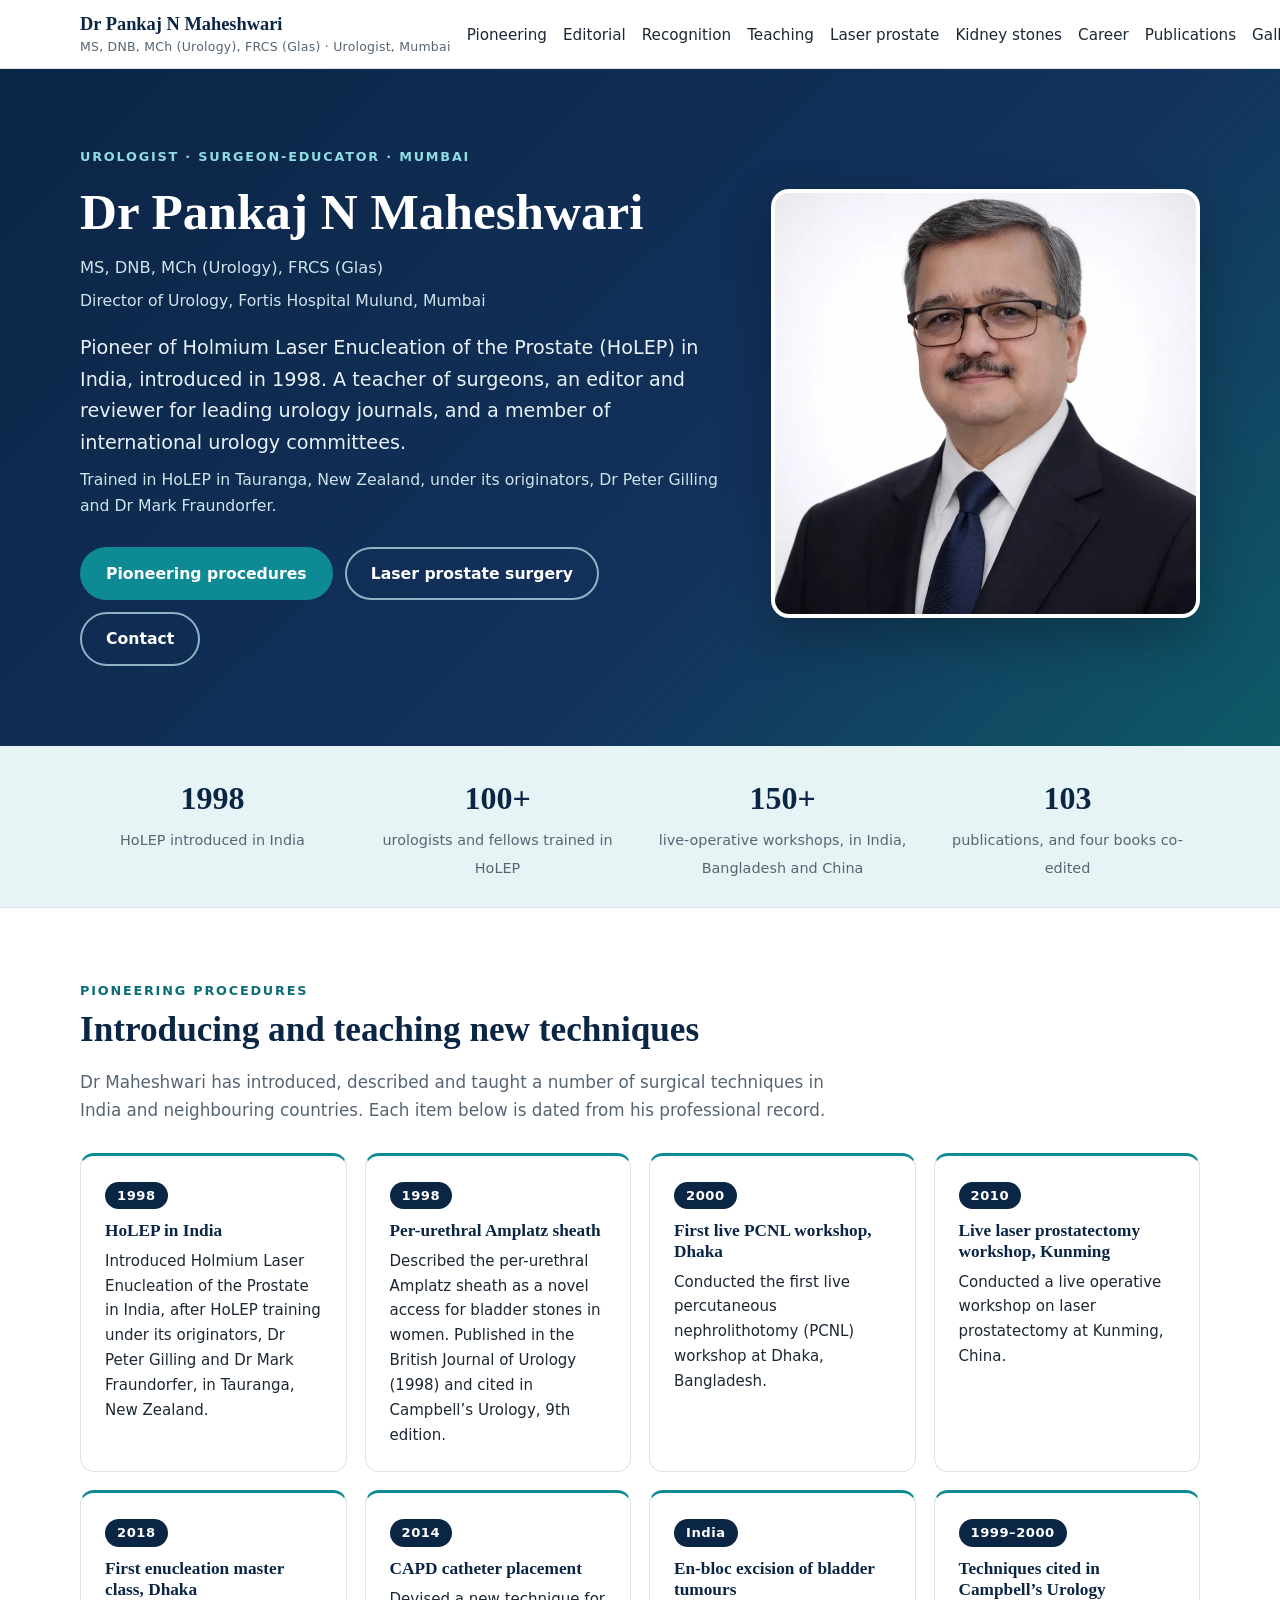
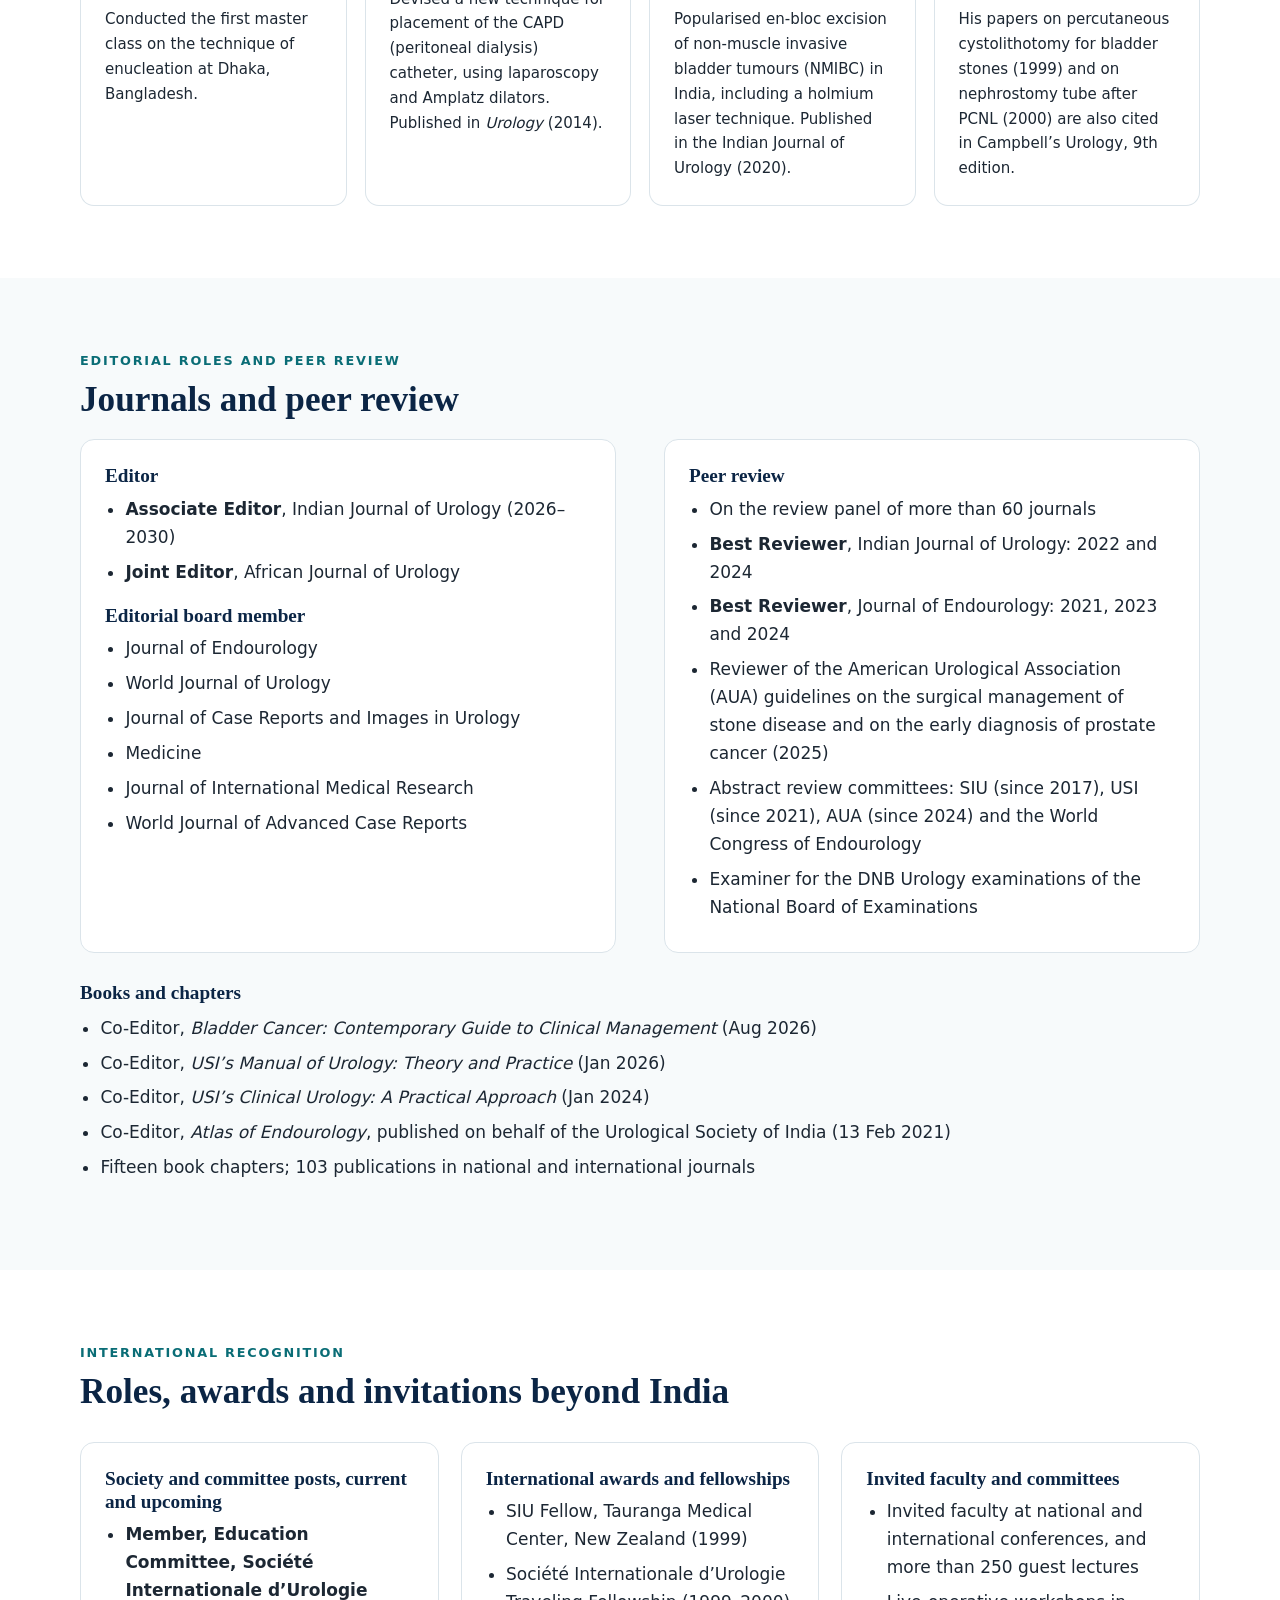
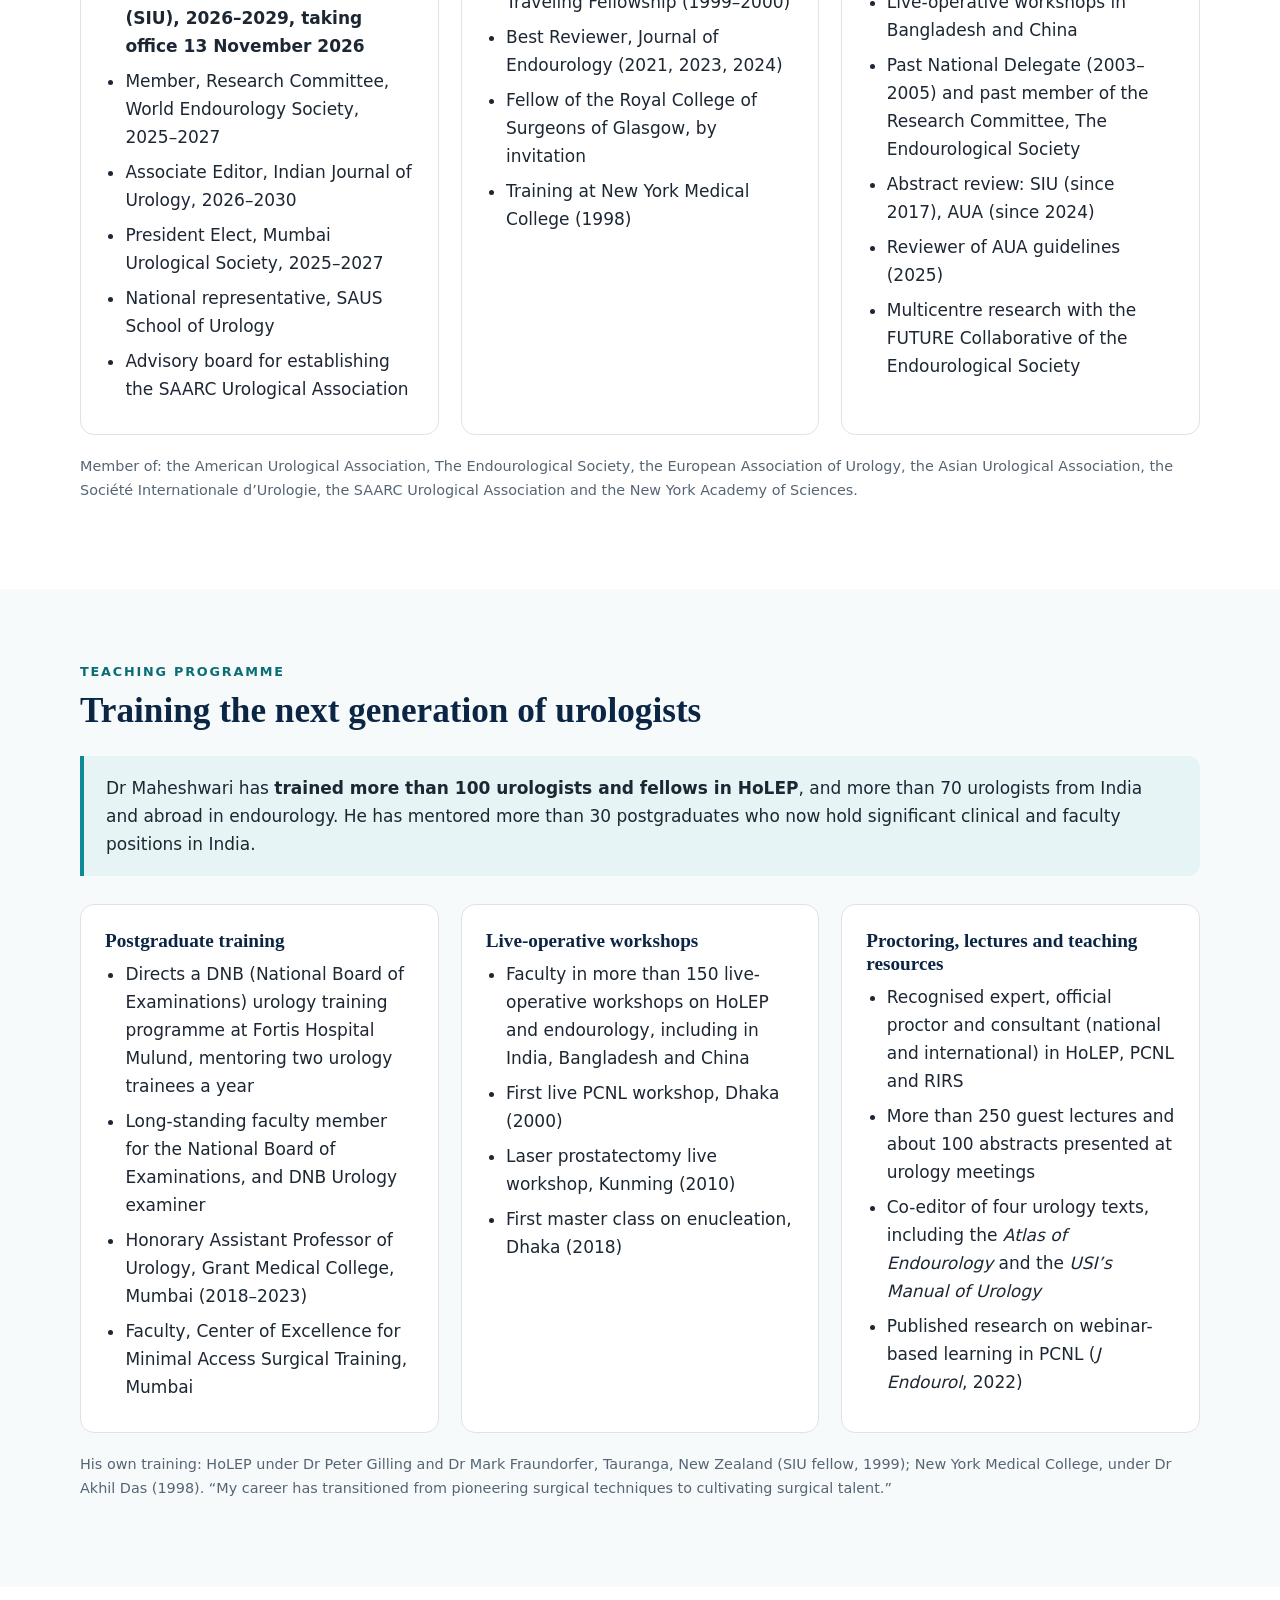
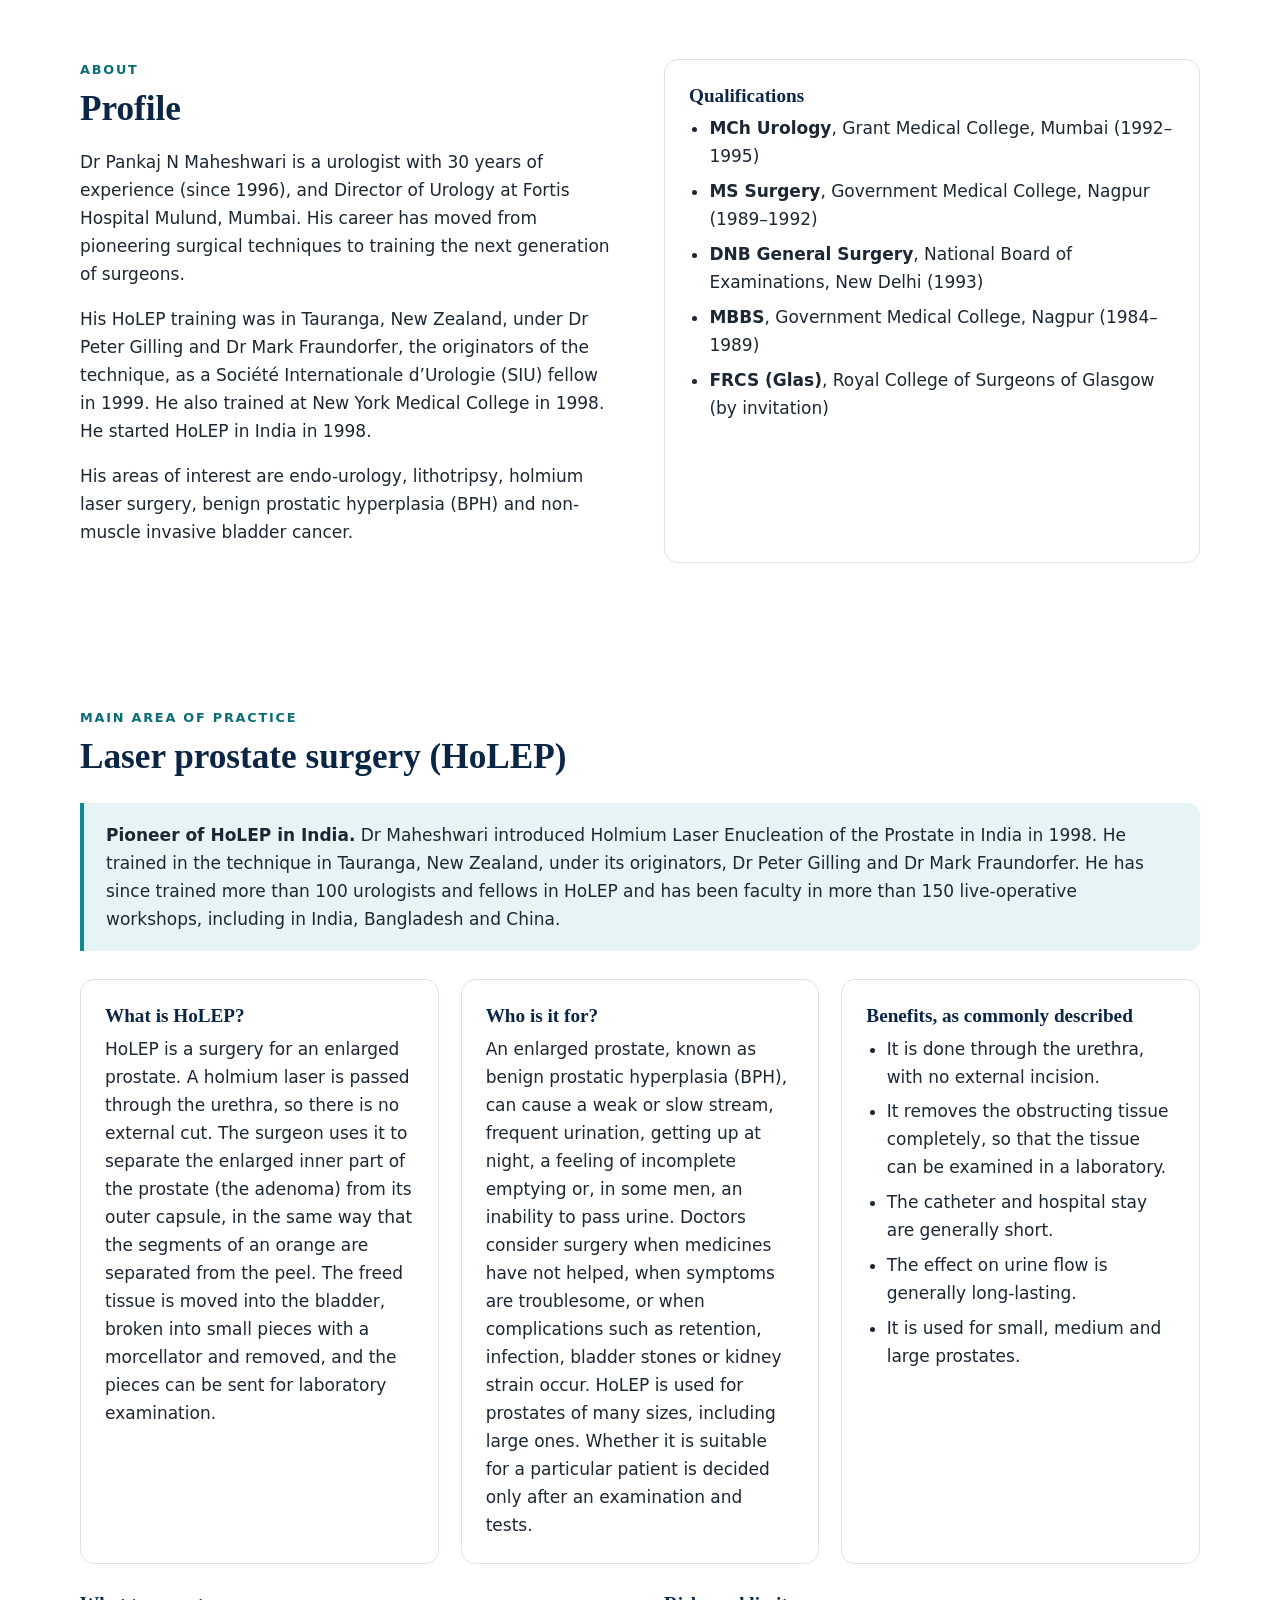
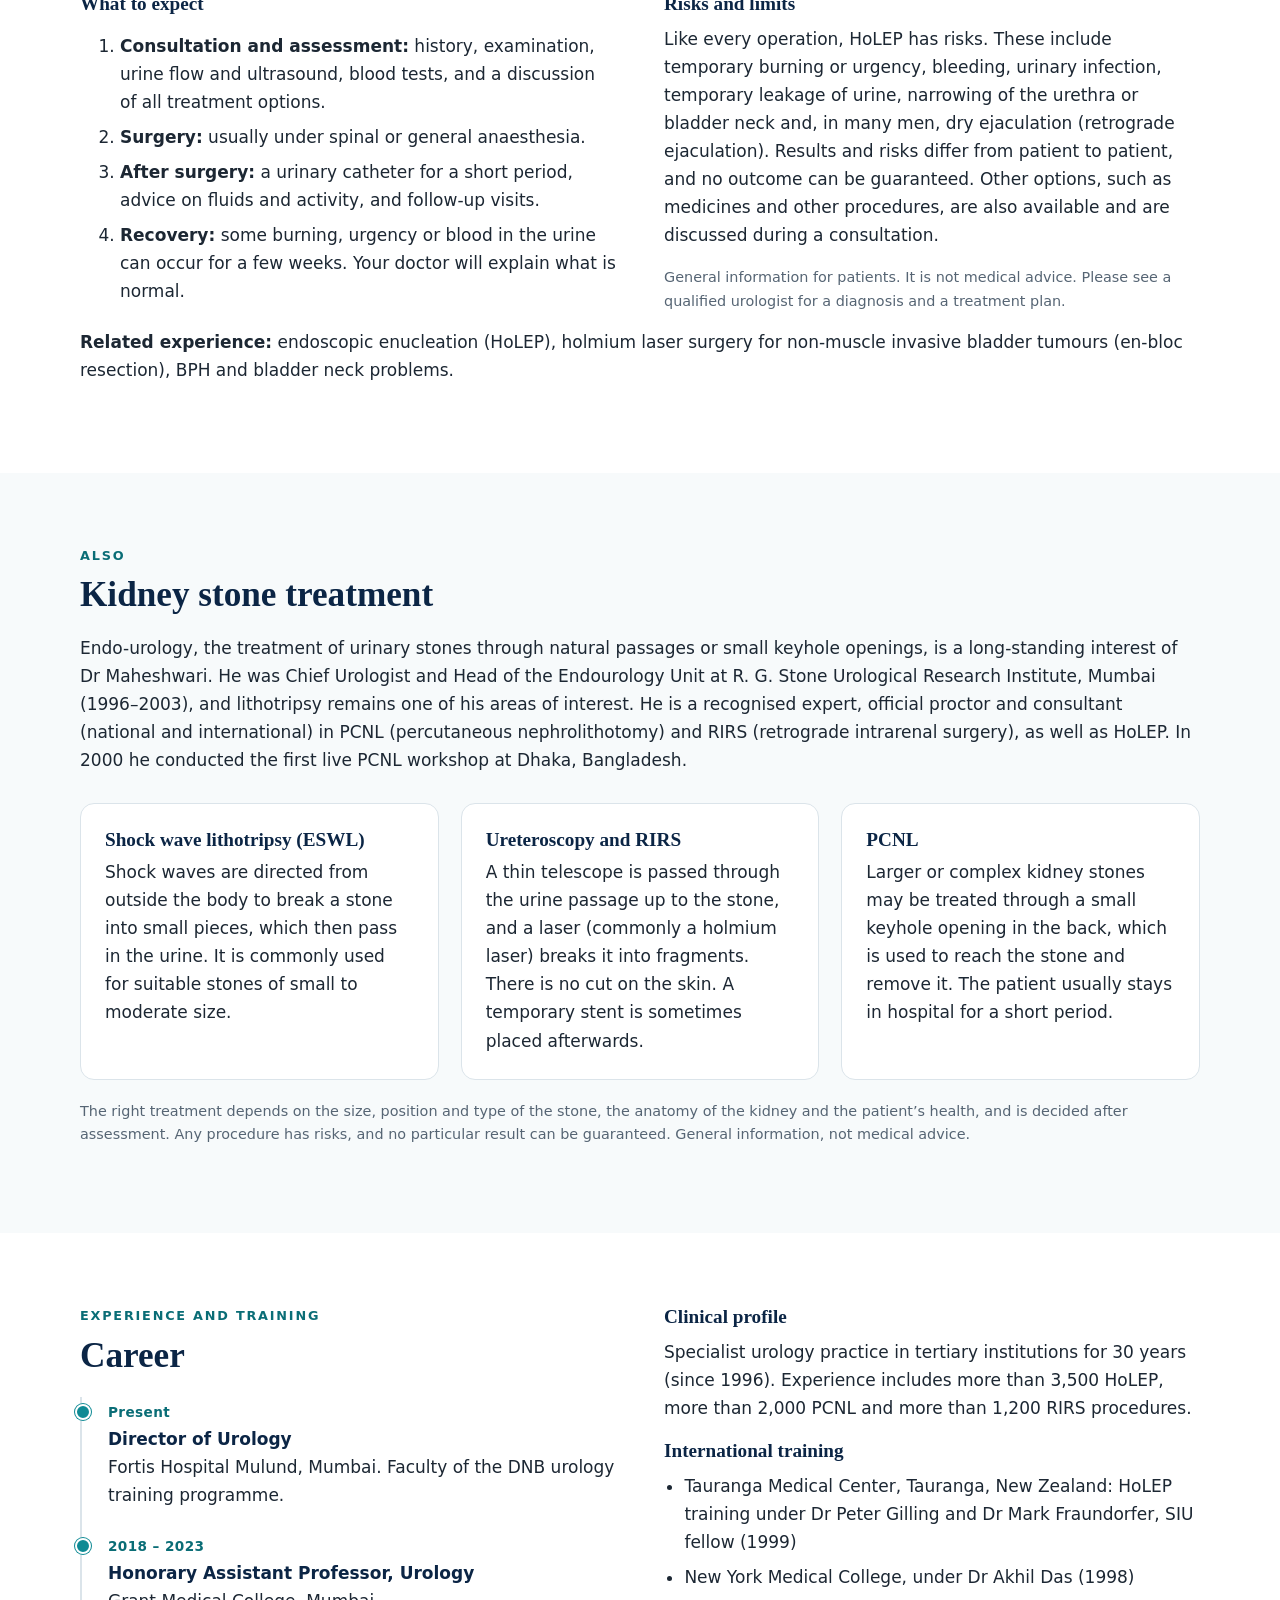
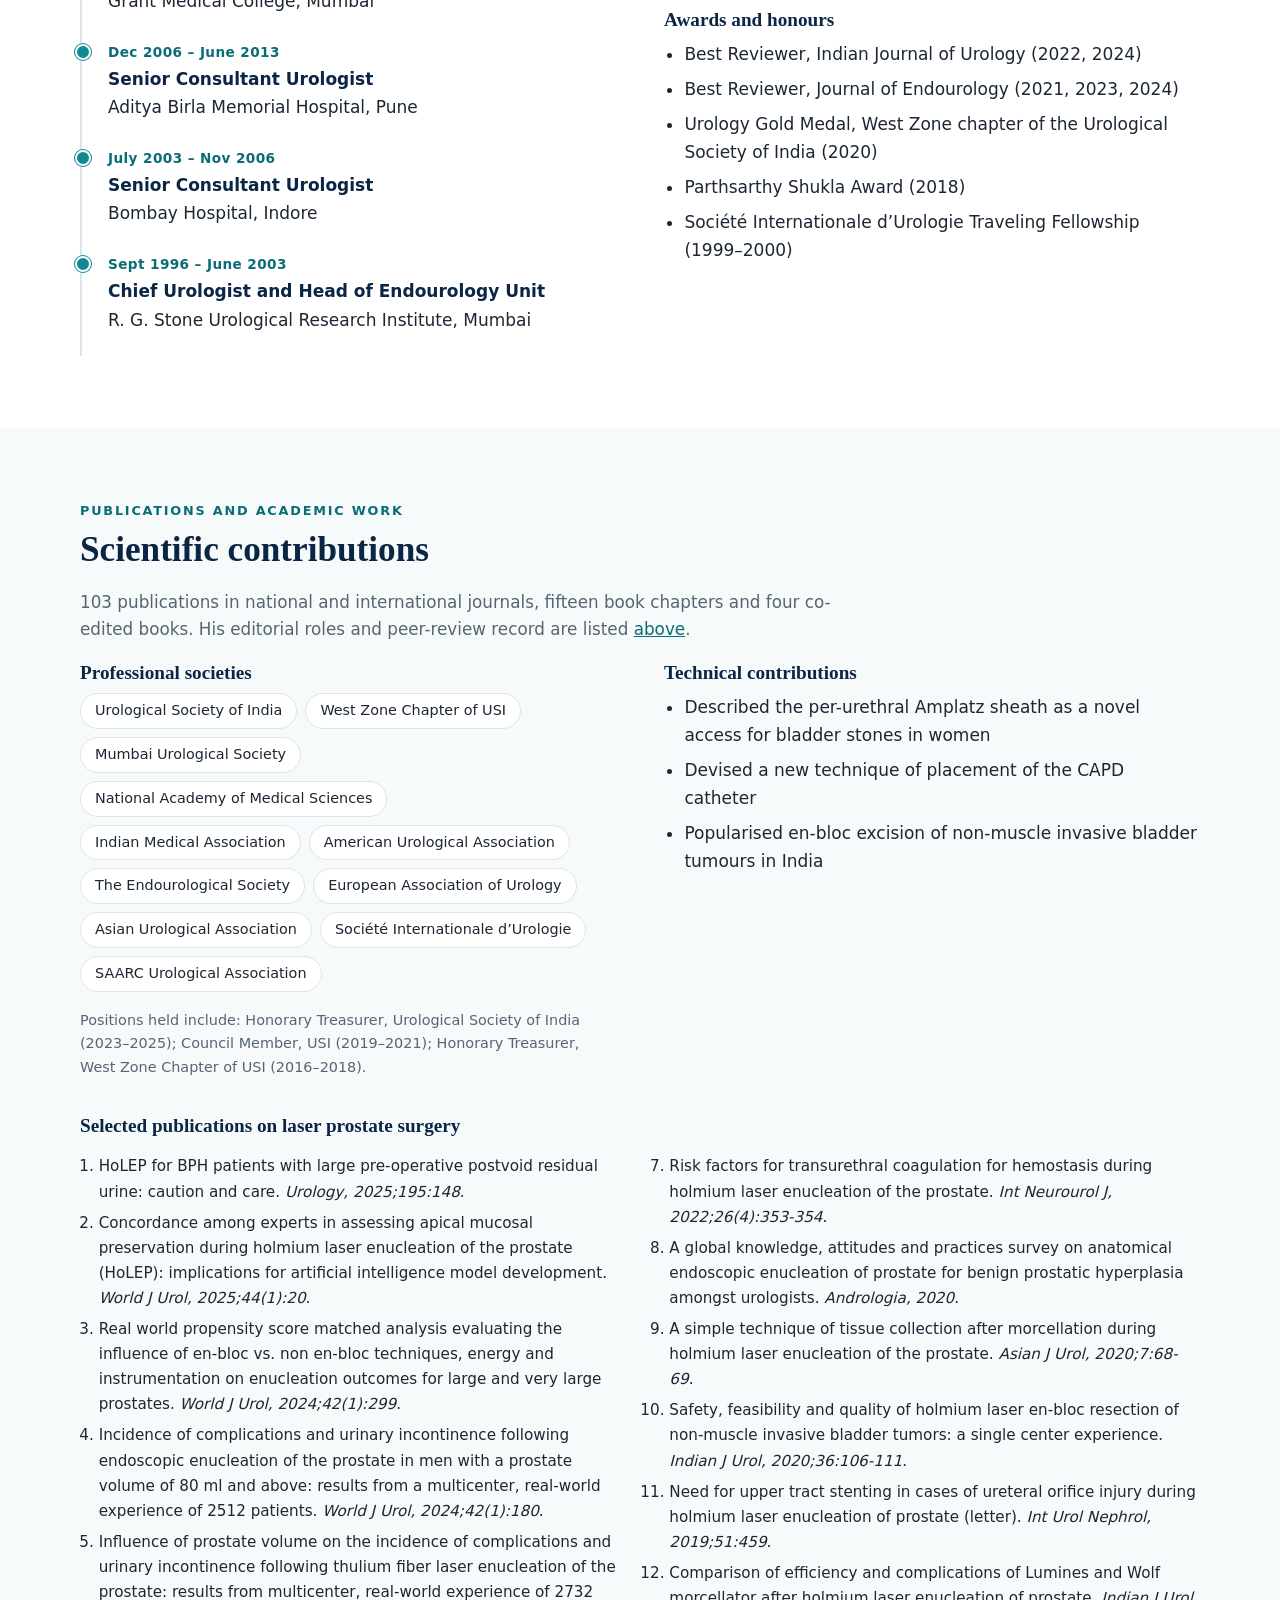
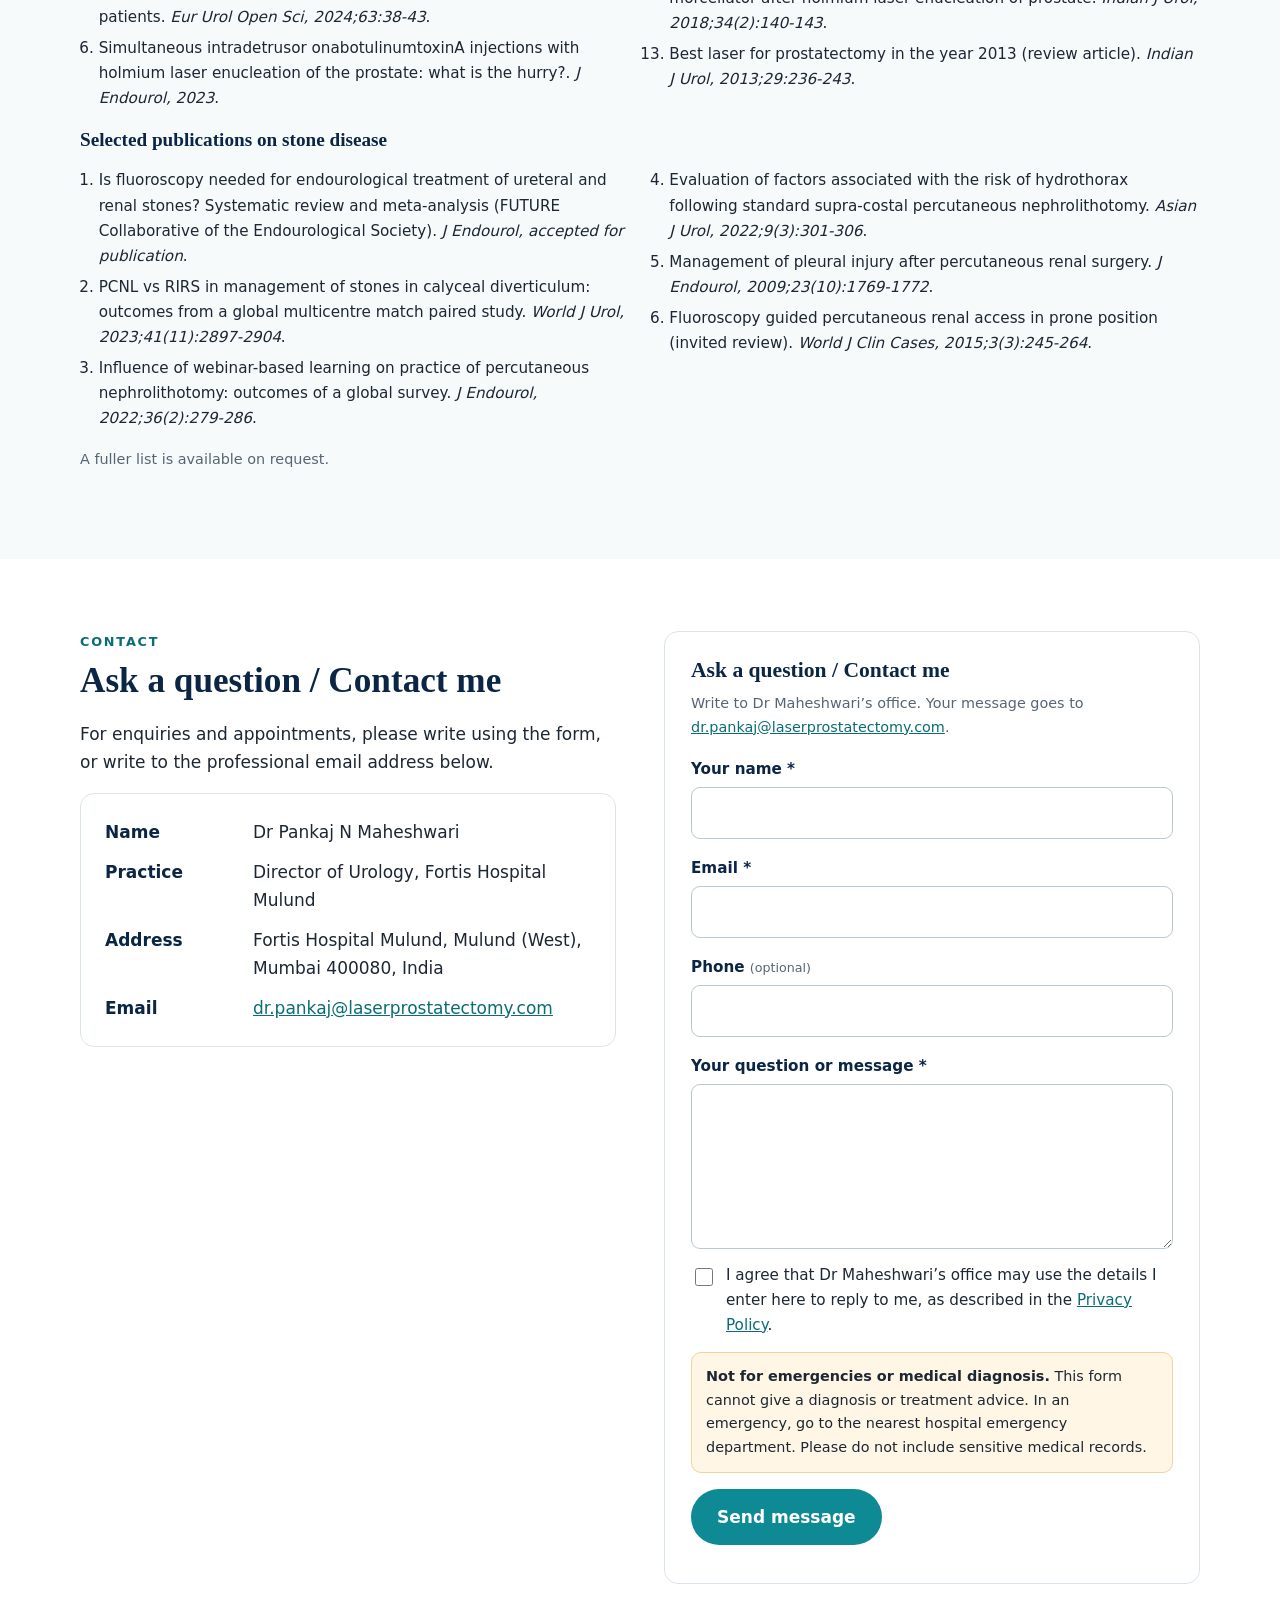
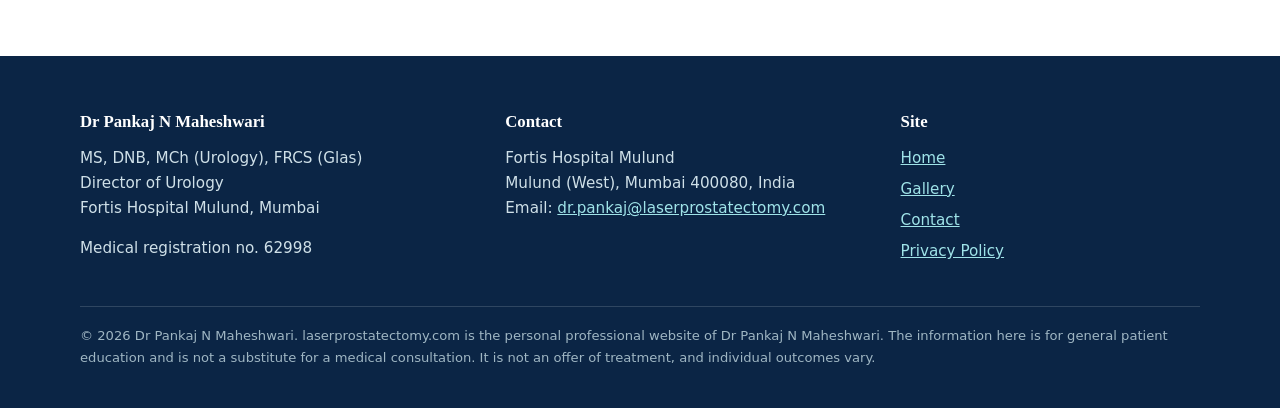
<file: index.html>
<!DOCTYPE html>
<html lang="en"><head><meta charset="utf-8"><meta name="viewport" content="width=device-width,initial-scale=1">
<title>Dr Pankaj N Maheshwari | Urologist, Mumbai | Laser Prostate Surgery (HoLEP)</title><meta name="description" content="Dr Pankaj N Maheshwari, MS, DNB, MCh (Urology), FRCS (Glas), Director of Urology at Fortis Hospital Mulund, Mumbai. Pioneer of HoLEP laser prostate surgery in India (1998).">
<link rel="icon" href="assets/favicon.svg" type="image/svg+xml"><link rel="stylesheet" href="assets/style.css">
<meta property="og:type" content="website"><meta property="og:site_name" content="Dr Pankaj N Maheshwari"><meta property="og:title" content="Dr Pankaj N Maheshwari | Urologist, Mumbai | Laser Prostate Surgery (HoLEP)"><meta property="og:description" content="Dr Pankaj N Maheshwari, MS, DNB, MCh (Urology), FRCS (Glas), Director of Urology at Fortis Hospital Mulund, Mumbai. Pioneer of HoLEP laser prostate surgery in India (1998)."><meta property="og:url" content="https://laserprostatectomy.com/"><meta property="og:image" content="https://laserprostatectomy.com/assets/img/og-pankaj.jpg"><meta property="og:image:width" content="1200"><meta property="og:image:height" content="630"><meta property="og:image:alt" content="Portrait of Dr Pankaj N Maheshwari, urologist"><meta name="twitter:card" content="summary_large_image"><link rel="canonical" href="https://laserprostatectomy.com/"><script type="application/ld+json">{"@context": "https://schema.org", "@type": "Physician", "name": "Dr Pankaj N Maheshwari", "honorificPrefix": "Dr", "description": "Urologist; pioneer of HoLEP laser prostate surgery in India.", "medicalSpecialty": "Urologic", "url": "https://laserprostatectomy.com/", "image": "https://laserprostatectomy.com/assets/img/pankaj-800.jpg", "email": "dr.pankaj@laserprostatectomy.com", "worksFor": {"@type": "Hospital", "name": "Fortis Hospital Mulund", "address": {"@type": "PostalAddress", "streetAddress": "Mulund (West)", "addressLocality": "Mumbai", "postalCode": "400080", "addressCountry": "IN"}}}</script></head><body><a class="skip" href="#main">Skip to content</a>
<header class="site"><div class="wrap bar">
<a class="brand" href="index.html"><b>Dr Pankaj N Maheshwari</b><span>MS, DNB, MCh (Urology), FRCS (Glas) &middot; Urologist, Mumbai</span></a>
<button class="menu-btn" aria-expanded="false" aria-controls="nav">Menu</button>
<nav id="nav" aria-label="Main"><ul>
<li><a href="index.html#pioneering">Pioneering</a></li><li><a href="index.html#editorial">Editorial</a></li>
<li><a href="index.html#recognition">Recognition</a></li><li><a href="index.html#teaching">Teaching</a></li>
<li><a href="index.html#laser">Laser prostate</a></li><li><a href="index.html#stones">Kidney stones</a></li>
<li><a href="index.html#experience">Career</a></li><li><a href="index.html#publications">Publications</a></li><li><a href="gallery.html">Gallery</a></li>
<li><a href="contact.html">Contact</a></li></ul></nav></div></header>
<main id="main">
<section class="hero"><div class="wrap grid"><div>
<span class="eyebrow">Urologist &middot; Surgeon-educator &middot; Mumbai</span>
<h1>Dr Pankaj N Maheshwari</h1>
<p class="creds">MS, DNB, MCh (Urology), FRCS (Glas)</p>
<p class="role">Director of Urology, Fortis Hospital Mulund, Mumbai</p>
<p class="lede">Pioneer of Holmium Laser Enucleation of the Prostate (HoLEP) in India, introduced in 1998. A teacher of surgeons, an editor and reviewer for leading urology journals, and a member of international urology committees.</p>
<p class="role">Trained in HoLEP in Tauranga, New Zealand, under its originators, Dr Peter Gilling and Dr Mark Fraundorfer.</p>
<div class="btns"><a class="btn p" href="#pioneering">Pioneering procedures</a><a class="btn o" href="#laser">Laser prostate surgery</a><a class="btn o" href="contact.html">Contact</a></div></div>
<div class="photo has-img"><picture><source type="image/webp" srcset="assets/img/pankaj-400.webp 400w, assets/img/pankaj-800.webp 800w" sizes="(max-width:900px) 300px, 420px"><img src="assets/img/pankaj-800.jpg" srcset="assets/img/pankaj-400.jpg 400w, assets/img/pankaj-800.jpg 800w" sizes="(max-width:900px) 300px, 420px" width="800" height="800" fetchpriority="high" alt="Portrait of Dr Pankaj N Maheshwari, urologist, in a dark suit and navy tie"></picture></div>
</div></section>
<div class="stats"><div class="wrap"><ul>
<li><b>1998</b><span>HoLEP introduced in India</span></li>
<li><b>100+</b><span>urologists and fellows trained in HoLEP</span></li>
<li><b>150+</b><span>live-operative workshops, in India, Bangladesh and China</span></li>
<li><b>103</b><span>publications, and four books co-edited</span></li></ul></div></div>

<section id="pioneering"><div class="wrap">
<div class="kicker">Pioneering procedures</div><h2>Introducing and teaching new techniques</h2>
<p class="intro">Dr Maheshwari has introduced, described and taught a number of surgical techniques in India and neighbouring countries. Each item below is dated from his professional record.</p>
<div class="cards four">
<div class="card pi"><span class="yr">1998</span><h3>HoLEP in India</h3><p>Introduced Holmium Laser Enucleation of the Prostate in India, after HoLEP training under its originators, Dr Peter Gilling and Dr Mark Fraundorfer, in Tauranga, New Zealand.</p></div>
<div class="card pi"><span class="yr">1998</span><h3>Per-urethral Amplatz sheath</h3><p>Described the per-urethral Amplatz sheath as a novel access for bladder stones in women. Published in the British Journal of Urology (1998) and cited in Campbell&rsquo;s Urology, 9th edition.</p></div>
<div class="card pi"><span class="yr">2000</span><h3>First live PCNL workshop, Dhaka</h3><p>Conducted the first live percutaneous nephrolithotomy (PCNL) workshop at Dhaka, Bangladesh.</p></div>
<div class="card pi"><span class="yr">2010</span><h3>Live laser prostatectomy workshop, Kunming</h3><p>Conducted a live operative workshop on laser prostatectomy at Kunming, China.</p></div>
<div class="card pi"><span class="yr">2018</span><h3>First enucleation master class, Dhaka</h3><p>Conducted the first master class on the technique of enucleation at Dhaka, Bangladesh.</p></div>
<div class="card pi"><span class="yr">2014</span><h3>CAPD catheter placement</h3><p>Devised a new technique for placement of the CAPD (peritoneal dialysis) catheter, using laparoscopy and Amplatz dilators. Published in <em>Urology</em> (2014).</p></div>
<div class="card pi"><span class="yr">India</span><h3>En-bloc excision of bladder tumours</h3><p>Popularised en-bloc excision of non-muscle invasive bladder tumours (NMIBC) in India, including a holmium laser technique. Published in the Indian Journal of Urology (2020).</p></div>
<div class="card pi"><span class="yr">1999&ndash;2000</span><h3>Techniques cited in Campbell&rsquo;s Urology</h3><p>His papers on percutaneous cystolithotomy for bladder stones (1999) and on nephrostomy tube after PCNL (2000) are also cited in Campbell&rsquo;s Urology, 9th edition.</p></div>
</div></div></section>

<section id="editorial" class="alt"><div class="wrap">
<div class="kicker">Editorial roles and peer review</div><h2>Journals and peer review</h2>
<div class="two">
<div class="card"><h3>Editor</h3><ul>
<li><b>Associate Editor</b>, Indian Journal of Urology (2026&ndash;2030)</li>
<li><b>Joint Editor</b>, African Journal of Urology</li></ul>
<h3 style="margin-top:18px">Editorial board member</h3><ul>
<li>Journal of Endourology</li><li>World Journal of Urology</li><li>Journal of Case Reports and Images in Urology</li>
<li>Medicine</li><li>Journal of International Medical Research</li><li>World Journal of Advanced Case Reports</li></ul></div>
<div class="card"><h3>Peer review</h3><ul>
<li>On the review panel of more than 60 journals</li>
<li><b>Best Reviewer</b>, Indian Journal of Urology: 2022 and 2024</li>
<li><b>Best Reviewer</b>, Journal of Endourology: 2021, 2023 and 2024</li>
<li>Reviewer of the American Urological Association (AUA) guidelines on the surgical management of stone disease and on the early diagnosis of prostate cancer (2025)</li>
<li>Abstract review committees: SIU (since 2017), USI (since 2021), AUA (since 2024) and the World Congress of Endourology</li>
<li>Examiner for the DNB Urology examinations of the National Board of Examinations</li></ul></div></div>
<h3 style="margin-top:28px">Books and chapters</h3>
<ul><li>Co-Editor, <em>Bladder Cancer: Contemporary Guide to Clinical Management</em> (Aug 2026)</li>
<li>Co-Editor, <em>USI&rsquo;s Manual of Urology: Theory and Practice</em> (Jan 2026)</li>
<li>Co-Editor, <em>USI&rsquo;s Clinical Urology: A Practical Approach</em> (Jan 2024)</li>
<li>Co-Editor, <em>Atlas of Endourology</em>, published on behalf of the Urological Society of India (13 Feb 2021)</li>
<li>Fifteen book chapters; 103 publications in national and international journals</li></ul>
</div></section>

<section id="recognition"><div class="wrap">
<div class="kicker">International recognition</div><h2>Roles, awards and invitations beyond India</h2>
<div class="cards">
<div class="card"><h3>Society and committee posts, current and upcoming</h3><ul>
<li><b>Member, Education Committee, Soci&eacute;t&eacute; Internationale d&rsquo;Urologie (SIU), 2026&ndash;2029, taking office 13 November 2026</b></li>
<li>Member, Research Committee, World Endourology Society, 2025&ndash;2027</li>
<li>Associate Editor, Indian Journal of Urology, 2026&ndash;2030</li>
<li>President Elect, Mumbai Urological Society, 2025&ndash;2027</li>
<li>National representative, SAUS School of Urology</li>
<li>Advisory board for establishing the SAARC Urological Association</li></ul></div>
<div class="card"><h3>International awards and fellowships</h3><ul>
<li>SIU Fellow, Tauranga Medical Center, New Zealand (1999)</li>
<li>Soci&eacute;t&eacute; Internationale d&rsquo;Urologie Traveling Fellowship (1999&ndash;2000)</li>
<li>Best Reviewer, Journal of Endourology (2021, 2023, 2024)</li>
<li>Fellow of the Royal College of Surgeons of Glasgow, by invitation</li>
<li>Training at New York Medical College (1998)</li></ul></div>
<div class="card"><h3>Invited faculty and committees</h3><ul>
<li>Invited faculty at national and international conferences, and more than 250 guest lectures</li>
<li>Live-operative workshops in Bangladesh and China</li>
<li>Past National Delegate (2003&ndash;2005) and past member of the Research Committee, The Endourological Society</li>
<li>Abstract review: SIU (since 2017), AUA (since 2024)</li>
<li>Reviewer of AUA guidelines (2025)</li>
<li>Multicentre research with the FUTURE Collaborative of the Endourological Society</li></ul></div></div>
<p class="note" style="margin-top:20px">Member of: the American Urological Association, The Endourological Society, the European Association of Urology, the Asian Urological Association, the Soci&eacute;t&eacute; Internationale d&rsquo;Urologie, the SAARC Urological Association and the New York Academy of Sciences.</p>
</div></section>

<section id="teaching" class="alt"><div class="wrap">
<div class="kicker">Teaching programme</div><h2>Training the next generation of urologists</h2>
<div class="callout"><p>Dr Maheshwari has <b>trained more than 100 urologists and fellows in HoLEP</b>, and more than 70 urologists from India and abroad in endourology. He has mentored more than 30 postgraduates who now hold significant clinical and faculty positions in India.</p></div>
<div class="cards">
<div class="card"><h3>Postgraduate training</h3><ul>
<li>Directs a DNB (National Board of Examinations) urology training programme at Fortis Hospital Mulund, mentoring two urology trainees a year</li>
<li>Long-standing faculty member for the National Board of Examinations, and DNB Urology examiner</li>
<li>Honorary Assistant Professor of Urology, Grant Medical College, Mumbai (2018&ndash;2023)</li>
<li>Faculty, Center of Excellence for Minimal Access Surgical Training, Mumbai</li></ul></div>
<div class="card"><h3>Live-operative workshops</h3><ul>
<li>Faculty in more than 150 live-operative workshops on HoLEP and endourology, including in India, Bangladesh and China</li>
<li>First live PCNL workshop, Dhaka (2000)</li>
<li>Laser prostatectomy live workshop, Kunming (2010)</li>
<li>First master class on enucleation, Dhaka (2018)</li></ul></div>
<div class="card"><h3>Proctoring, lectures and teaching resources</h3><ul>
<li>Recognised expert, official proctor and consultant (national and international) in HoLEP, PCNL and RIRS</li>
<li>More than 250 guest lectures and about 100 abstracts presented at urology meetings</li>
<li>Co-editor of four urology texts, including the <em>Atlas of Endourology</em> and the <em>USI&rsquo;s Manual of Urology</em></li>
<li>Published research on webinar-based learning in PCNL (<em>J Endourol</em>, 2022)</li></ul></div></div>
<p class="note" style="margin-top:20px">His own training: HoLEP under Dr Peter Gilling and Dr Mark Fraundorfer, Tauranga, New Zealand (SIU fellow, 1999); New York Medical College, under Dr Akhil Das (1998). &ldquo;My career has transitioned from pioneering surgical techniques to cultivating surgical talent.&rdquo;</p>
</div></section>

<section id="about"><div class="wrap two"><div>
<div class="kicker">About</div><h2>Profile</h2>
<p>Dr Pankaj N Maheshwari is a urologist with 30 years of experience (since 1996), and Director of Urology at Fortis Hospital Mulund, Mumbai. His career has moved from pioneering surgical techniques to training the next generation of surgeons.</p>
<p>His HoLEP training was in Tauranga, New Zealand, under Dr Peter Gilling and Dr Mark Fraundorfer, the originators of the technique, as a Soci&eacute;t&eacute; Internationale d&rsquo;Urologie (SIU) fellow in 1999. He also trained at New York Medical College in 1998. He started HoLEP in India in 1998.</p>
<p>His areas of interest are endo-urology, lithotripsy, holmium laser surgery, benign prostatic hyperplasia (BPH) and non-muscle invasive bladder cancer.</p></div>
<div class="card"><h3>Qualifications</h3><ul>
<li><b>MCh Urology</b>, Grant Medical College, Mumbai (1992&ndash;1995)</li>
<li><b>MS Surgery</b>, Government Medical College, Nagpur (1989&ndash;1992)</li>
<li><b>DNB General Surgery</b>, National Board of Examinations, New Delhi (1993)</li>
<li><b>MBBS</b>, Government Medical College, Nagpur (1984&ndash;1989)</li>
<li><b>FRCS (Glas)</b>, Royal College of Surgeons of Glasgow (by invitation)</li></ul></div></div></section>
<section id="laser"><div class="wrap">
<div class="kicker">Main area of practice</div><h2>Laser prostate surgery (HoLEP)</h2>
<div class="callout"><p><b>Pioneer of HoLEP in India.</b> Dr Maheshwari introduced Holmium Laser Enucleation of the Prostate in India in 1998. He trained in the technique in Tauranga, New Zealand, under its originators, Dr Peter Gilling and Dr Mark Fraundorfer. He has since trained more than 100 urologists and fellows in HoLEP and has been faculty in more than 150 live-operative workshops, including in India, Bangladesh and China.</p></div>
<div class="cards">
<div class="card"><h3>What is HoLEP?</h3><p>HoLEP is a surgery for an enlarged prostate. A holmium laser is passed through the urethra, so there is no external cut. The surgeon uses it to separate the enlarged inner part of the prostate (the adenoma) from its outer capsule, in the same way that the segments of an orange are separated from the peel. The freed tissue is moved into the bladder, broken into small pieces with a morcellator and removed, and the pieces can be sent for laboratory examination.</p></div>
<div class="card"><h3>Who is it for?</h3><p>An enlarged prostate, known as benign prostatic hyperplasia (BPH), can cause a weak or slow stream, frequent urination, getting up at night, a feeling of incomplete emptying or, in some men, an inability to pass urine. Doctors consider surgery when medicines have not helped, when symptoms are troublesome, or when complications such as retention, infection, bladder stones or kidney strain occur. HoLEP is used for prostates of many sizes, including large ones. Whether it is suitable for a particular patient is decided only after an examination and tests.</p></div>
<div class="card"><h3>Benefits, as commonly described</h3><ul>
<li>It is done through the urethra, with no external incision.</li>
<li>It removes the obstructing tissue completely, so that the tissue can be examined in a laboratory.</li>
<li>The catheter and hospital stay are generally short.</li>
<li>The effect on urine flow is generally long-lasting.</li>
<li>It is used for small, medium and large prostates.</li></ul></div></div>
<div class="two" style="margin-top:28px"><div><h3>What to expect</h3>
<ol><li><b>Consultation and assessment:</b> history, examination, urine flow and ultrasound, blood tests, and a discussion of all treatment options.</li>
<li><b>Surgery:</b> usually under spinal or general anaesthesia.</li>
<li><b>After surgery:</b> a urinary catheter for a short period, advice on fluids and activity, and follow-up visits.</li>
<li><b>Recovery:</b> some burning, urgency or blood in the urine can occur for a few weeks. Your doctor will explain what is normal.</li></ol></div>
<div><h3>Risks and limits</h3><p>Like every operation, HoLEP has risks. These include temporary burning or urgency, bleeding, urinary infection, temporary leakage of urine, narrowing of the urethra or bladder neck and, in many men, dry ejaculation (retrograde ejaculation). Results and risks differ from patient to patient, and no outcome can be guaranteed. Other options, such as medicines and other procedures, are also available and are discussed during a consultation.</p>
<p class="note">General information for patients. It is not medical advice. Please see a qualified urologist for a diagnosis and a treatment plan.</p></div></div>
<p><b>Related experience:</b> endoscopic enucleation (HoLEP), holmium laser surgery for non-muscle invasive bladder tumours (en-bloc resection), BPH and bladder neck problems.</p>
</div></section>

<section id="stones" class="alt"><div class="wrap">
<div class="kicker">Also</div><h2>Kidney stone treatment</h2>
<p>Endo-urology, the treatment of urinary stones through natural passages or small keyhole openings, is a long-standing interest of Dr Maheshwari. He was Chief Urologist and Head of the Endourology Unit at R. G. Stone Urological Research Institute, Mumbai (1996&ndash;2003), and lithotripsy remains one of his areas of interest. He is a recognised expert, official proctor and consultant (national and international) in PCNL (percutaneous nephrolithotomy) and RIRS (retrograde intrarenal surgery), as well as HoLEP. In 2000 he conducted the first live PCNL workshop at Dhaka, Bangladesh.</p>
<div class="cards">
<div class="card"><h3>Shock wave lithotripsy (ESWL)</h3><p>Shock waves are directed from outside the body to break a stone into small pieces, which then pass in the urine. It is commonly used for suitable stones of small to moderate size.</p></div>
<div class="card"><h3>Ureteroscopy and RIRS</h3><p>A thin telescope is passed through the urine passage up to the stone, and a laser (commonly a holmium laser) breaks it into fragments. There is no cut on the skin. A temporary stent is sometimes placed afterwards.</p></div>
<div class="card"><h3>PCNL</h3><p>Larger or complex kidney stones may be treated through a small keyhole opening in the back, which is used to reach the stone and remove it. The patient usually stays in hospital for a short period.</p></div></div>
<p class="note" style="margin-top:20px">The right treatment depends on the size, position and type of the stone, the anatomy of the kidney and the patient&rsquo;s health, and is decided after assessment. Any procedure has risks, and no particular result can be guaranteed. General information, not medical advice.</p>
</div></section>

<section id="experience"><div class="wrap two"><div>
<div class="kicker">Experience and training</div><h2>Career</h2>
<ul class="timeline">
<li><span class="when">Present</span><b>Director of Urology</b>Fortis Hospital Mulund, Mumbai. Faculty of the DNB urology training programme.</li>
<li><span class="when">2018 &ndash; 2023</span><b>Honorary Assistant Professor, Urology</b>Grant Medical College, Mumbai</li>
<li><span class="when">Dec 2006 &ndash; June 2013</span><b>Senior Consultant Urologist</b>Aditya Birla Memorial Hospital, Pune</li>
<li><span class="when">July 2003 &ndash; Nov 2006</span><b>Senior Consultant Urologist</b>Bombay Hospital, Indore</li>
<li><span class="when">Sept 1996 &ndash; June 2003</span><b>Chief Urologist and Head of Endourology Unit</b>R. G. Stone Urological Research Institute, Mumbai</li></ul></div>
<div><h3>Clinical profile</h3>
<p>Specialist urology practice in tertiary institutions for 30 years (since 1996). Experience includes more than 3,500 HoLEP, more than 2,000 PCNL and more than 1,200 RIRS procedures.</p>
<h3>International training</h3>
<ul><li>Tauranga Medical Center, Tauranga, New Zealand: HoLEP training under Dr Peter Gilling and Dr Mark Fraundorfer, SIU fellow (1999)</li>
<li>New York Medical College, under Dr Akhil Das (1998)</li></ul>
<h3>Awards and honours</h3>
<ul><li>Best Reviewer, Indian Journal of Urology (2022, 2024)</li>
<li>Best Reviewer, Journal of Endourology (2021, 2023, 2024)</li>
<li>Urology Gold Medal, West Zone chapter of the Urological Society of India (2020)</li>
<li>Parthsarthy Shukla Award (2018)</li>
<li>Soci&eacute;t&eacute; Internationale d&rsquo;Urologie Traveling Fellowship (1999&ndash;2000)</li></ul></div></div></section>

<section id="publications" class="alt"><div class="wrap">
<div class="kicker">Publications and academic work</div><h2>Scientific contributions</h2>
<p class="intro">103 publications in national and international journals, fifteen book chapters and four co-edited books. His editorial roles and peer-review record are listed <a href="#editorial">above</a>.</p>
<div class="two"><div>
<h3>Professional societies</h3>
<ul class="tags"><li>Urological Society of India</li><li>West Zone Chapter of USI</li><li>Mumbai Urological Society</li><li>National Academy of Medical Sciences</li><li>Indian Medical Association</li><li>American Urological Association</li><li>The Endourological Society</li><li>European Association of Urology</li><li>Asian Urological Association</li><li>Soci&eacute;t&eacute; Internationale d&rsquo;Urologie</li><li>SAARC Urological Association</li></ul>
<p class="note">Positions held include: Honorary Treasurer, Urological Society of India (2023&ndash;2025); Council Member, USI (2019&ndash;2021); Honorary Treasurer, West Zone Chapter of USI (2016&ndash;2018).</p></div>
<div><h3>Technical contributions</h3>
<ul><li>Described the per-urethral Amplatz sheath as a novel access for bladder stones in women</li>
<li>Devised a new technique of placement of the CAPD catheter</li>
<li>Popularised en-bloc excision of non-muscle invasive bladder tumours in India</li></ul></div></div>
<h3 style="margin-top:20px">Selected publications on laser prostate surgery</h3><ol class="pubs"><li>HoLEP for BPH patients with large pre-operative postvoid residual urine: caution and care. <em>Urology, 2025;195:148</em>.</li><li>Concordance among experts in assessing apical mucosal preservation during holmium laser enucleation of the prostate (HoLEP): implications for artificial intelligence model development. <em>World J Urol, 2025;44(1):20</em>.</li><li>Real world propensity score matched analysis evaluating the influence of en-bloc vs. non en-bloc techniques, energy and instrumentation on enucleation outcomes for large and very large prostates. <em>World J Urol, 2024;42(1):299</em>.</li><li>Incidence of complications and urinary incontinence following endoscopic enucleation of the prostate in men with a prostate volume of 80 ml and above: results from a multicenter, real-world experience of 2512 patients. <em>World J Urol, 2024;42(1):180</em>.</li><li>Influence of prostate volume on the incidence of complications and urinary incontinence following thulium fiber laser enucleation of the prostate: results from multicenter, real-world experience of 2732 patients. <em>Eur Urol Open Sci, 2024;63:38-43</em>.</li><li>Simultaneous intradetrusor onabotulinumtoxinA injections with holmium laser enucleation of the prostate: what is the hurry?. <em>J Endourol, 2023</em>.</li><li>Risk factors for transurethral coagulation for hemostasis during holmium laser enucleation of the prostate. <em>Int Neurourol J, 2022;26(4):353-354</em>.</li><li>A global knowledge, attitudes and practices survey on anatomical endoscopic enucleation of prostate for benign prostatic hyperplasia amongst urologists. <em>Andrologia, 2020</em>.</li><li>A simple technique of tissue collection after morcellation during holmium laser enucleation of the prostate. <em>Asian J Urol, 2020;7:68-69</em>.</li><li>Safety, feasibility and quality of holmium laser en-bloc resection of non-muscle invasive bladder tumors: a single center experience. <em>Indian J Urol, 2020;36:106-111</em>.</li><li>Need for upper tract stenting in cases of ureteral orifice injury during holmium laser enucleation of prostate (letter). <em>Int Urol Nephrol, 2019;51:459</em>.</li><li>Comparison of efficiency and complications of Lumines and Wolf morcellator after holmium laser enucleation of prostate. <em>Indian J Urol, 2018;34(2):140-143</em>.</li><li>Best laser for prostatectomy in the year 2013 (review article). <em>Indian J Urol, 2013;29:236-243</em>.</li></ol>
<h3>Selected publications on stone disease</h3><ol class="pubs"><li>Is fluoroscopy needed for endourological treatment of ureteral and renal stones? Systematic review and meta-analysis (FUTURE Collaborative of the Endourological Society). <em>J Endourol, accepted for publication</em>.</li><li>PCNL vs RIRS in management of stones in calyceal diverticulum: outcomes from a global multicentre match paired study. <em>World J Urol, 2023;41(11):2897-2904</em>.</li><li>Influence of webinar-based learning on practice of percutaneous nephrolithotomy: outcomes of a global survey. <em>J Endourol, 2022;36(2):279-286</em>.</li><li>Evaluation of factors associated with the risk of hydrothorax following standard supra-costal percutaneous nephrolithotomy. <em>Asian J Urol, 2022;9(3):301-306</em>.</li><li>Management of pleural injury after percutaneous renal surgery. <em>J Endourol, 2009;23(10):1769-1772</em>.</li><li>Fluoroscopy guided percutaneous renal access in prone position (invited review). <em>World J Clin Cases, 2015;3(3):245-264</em>.</li></ol>
<p class="note">A fuller list is available on request.</p></div></section>

<section id="contact"><div class="wrap two"><div><div class="kicker">Contact</div><h2>Ask a question / Contact me</h2>
<p>For enquiries and appointments, please write using the form, or write to the professional email address below.</p>
<div class="card"><dl class="contact"><dt>Name</dt><dd>Dr Pankaj N Maheshwari</dd><dt>Practice</dt><dd>Director of Urology, Fortis Hospital Mulund</dd><dt>Address</dt><dd>Fortis Hospital Mulund, Mulund (West), Mumbai 400080, India</dd><dt>Email</dt><dd><a href="mailto:dr.pankaj@laserprostatectomy.com">dr.pankaj@laserprostatectomy.com</a></dd></dl></div></div>
<div class="card formcard"><form id="askform" class="askform" action="mailto:dr.pankaj@laserprostatectomy.com" method="post" enctype="text/plain" novalidate>
<h3>Ask a question / Contact me</h3>
<p class="note">Write to Dr Maheshwari&rsquo;s office. Your message goes to <a href="mailto:dr.pankaj@laserprostatectomy.com">dr.pankaj@laserprostatectomy.com</a>.</p>
<div class="field"><label for="f-name">Your name <span aria-hidden="true">*</span></label><input id="f-name" name="name" type="text" autocomplete="name" required></div>
<div class="field"><label for="f-email">Email <span aria-hidden="true">*</span></label><input id="f-email" name="email" type="email" autocomplete="email" required></div>
<div class="field"><label for="f-phone">Phone <small>(optional)</small></label><input id="f-phone" name="phone" type="tel" autocomplete="tel"></div>
<div class="field"><label for="f-msg">Your question or message <span aria-hidden="true">*</span></label><textarea id="f-msg" name="message" rows="5" required></textarea></div>
<div class="hp" aria-hidden="true"><label>Leave this empty<input type="text" name="_gotcha" tabindex="-1" autocomplete="off"></label></div>
<label class="check"><input id="f-consent" name="consent" type="checkbox" required> <span>I agree that Dr Maheshwari&rsquo;s office may use the details I enter here to reply to me, as described in the <a href="privacy.html">Privacy Policy</a>.</span></label>
<p class="warn"><b>Not for emergencies or medical diagnosis.</b> This form cannot give a diagnosis or treatment advice. In an emergency, go to the nearest hospital emergency department. Please do not include sensitive medical records.</p>
<button class="btn p" type="submit">Send message</button>
<p id="form-status" class="status" role="status" aria-live="polite"></p>
</form></div></div></section>
</main>
<footer class="site"><div class="wrap"><div class="cols">
<div><h4>Dr Pankaj N Maheshwari</h4><p>MS, DNB, MCh (Urology), FRCS (Glas)<br>Director of Urology<br>Fortis Hospital Mulund, Mumbai</p>
<p>Medical registration no. 62998</p></div>
<div><h4>Contact</h4><address>Fortis Hospital Mulund<br>Mulund (West), Mumbai 400080, India<br>
Email: <a href="mailto:dr.pankaj@laserprostatectomy.com">dr.pankaj@laserprostatectomy.com</a></address></div>
<div><h4>Site</h4><ul><li><a href="index.html">Home</a></li><li><a href="gallery.html">Gallery</a></li><li><a href="contact.html">Contact</a></li><li><a href="privacy.html">Privacy Policy</a></li></ul></div></div>
<p class="fine">&copy; 2026 Dr Pankaj N Maheshwari. laserprostatectomy.com is the personal professional website of Dr Pankaj N Maheshwari. The information here is for general patient education and is not a substitute for a medical consultation. It is not an offer of treatment, and individual outcomes vary.</p></div></footer>
<script src="assets/config.js"></script><script src="assets/site.js" defer></script></body></html>
</file>
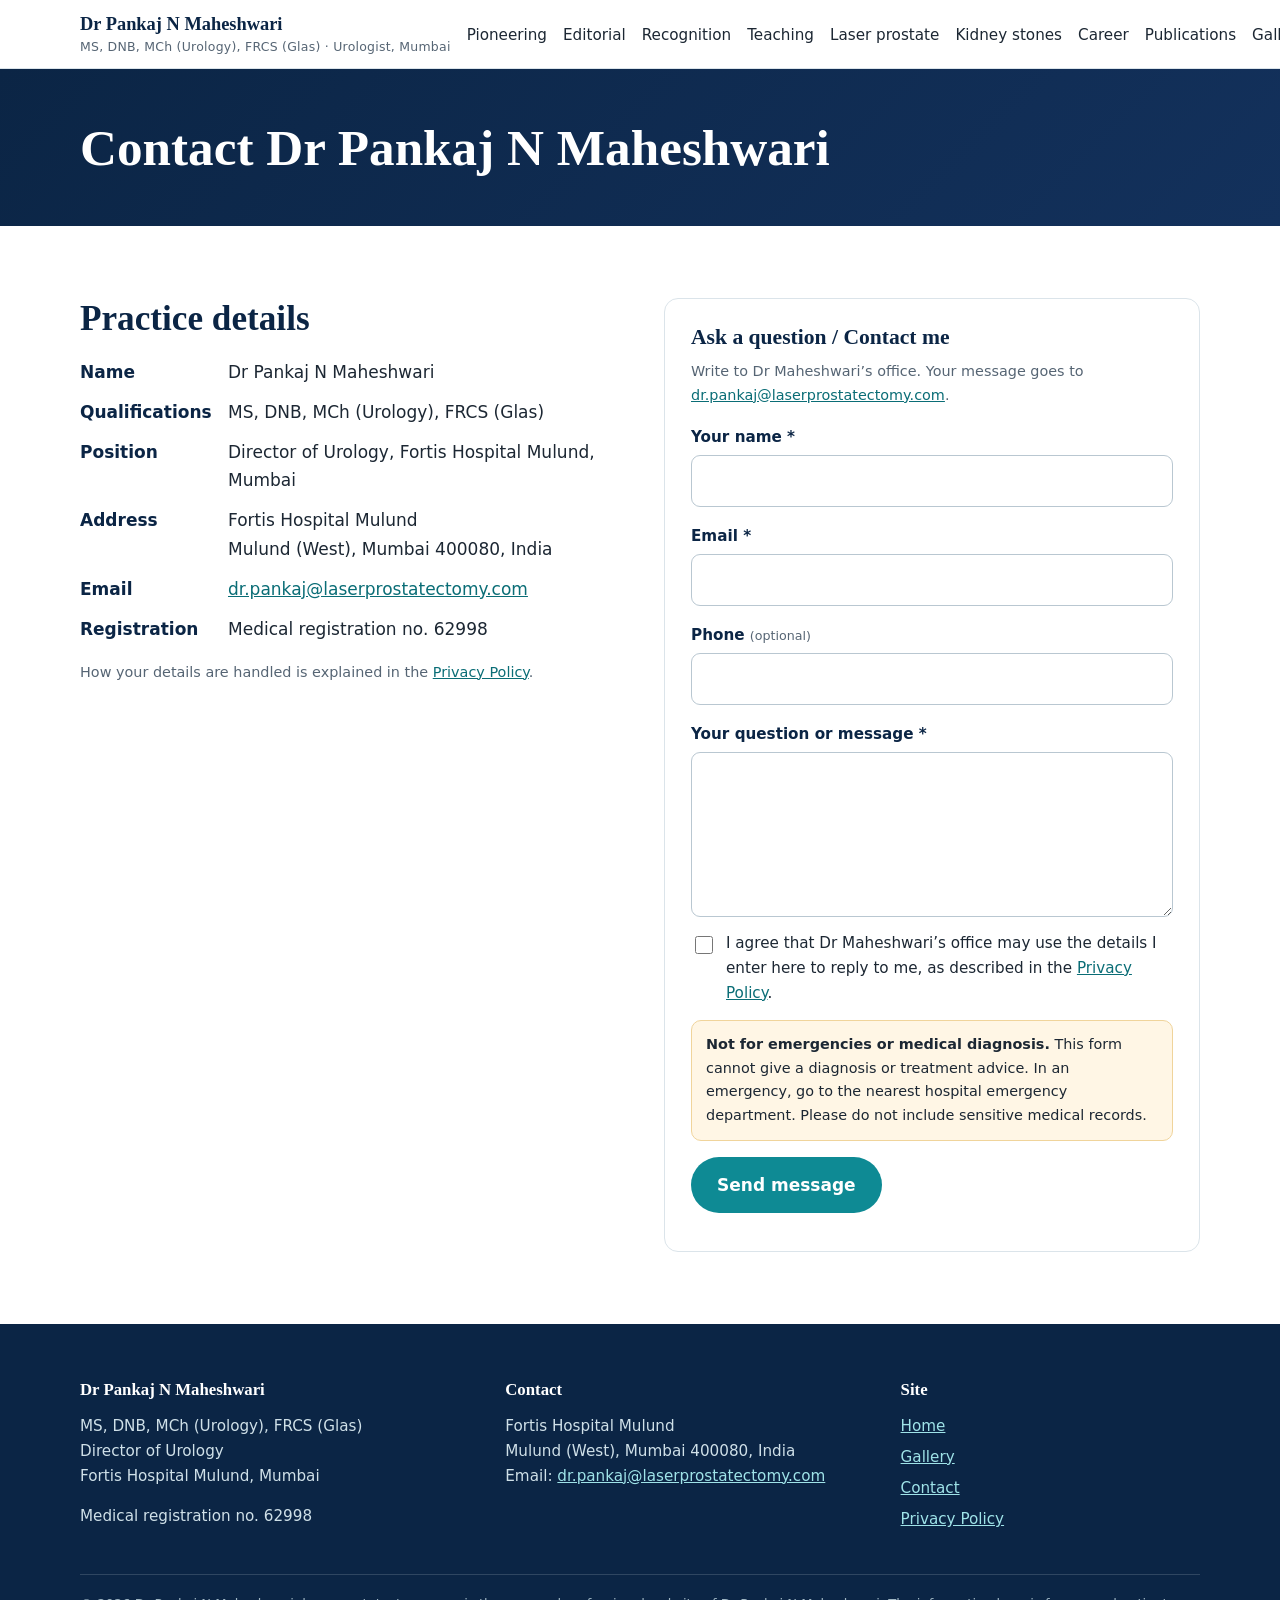
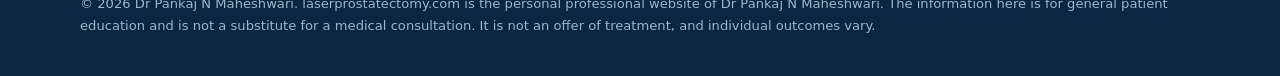
<file: contact.html>
<!DOCTYPE html>
<html lang="en"><head><meta charset="utf-8"><meta name="viewport" content="width=device-width,initial-scale=1">
<title>Contact | Dr Pankaj N Maheshwari, Urologist, Mumbai</title><meta name="description" content="Contact details of Dr Pankaj N Maheshwari, Director of Urology, Fortis Hospital Mulund, Mumbai.">
<link rel="icon" href="assets/favicon.svg" type="image/svg+xml"><link rel="stylesheet" href="assets/style.css">
<meta property="og:type" content="website"><meta property="og:site_name" content="Dr Pankaj N Maheshwari"><meta property="og:title" content="Contact | Dr Pankaj N Maheshwari, Urologist, Mumbai"><meta property="og:description" content="Contact details of Dr Pankaj N Maheshwari, Director of Urology, Fortis Hospital Mulund, Mumbai."><meta property="og:url" content="https://laserprostatectomy.com/contact.html"><meta property="og:image" content="https://laserprostatectomy.com/assets/img/og-pankaj.jpg"><meta property="og:image:width" content="1200"><meta property="og:image:height" content="630"><meta property="og:image:alt" content="Portrait of Dr Pankaj N Maheshwari, urologist"><meta name="twitter:card" content="summary_large_image"><link rel="canonical" href="https://laserprostatectomy.com/contact.html"><script type="application/ld+json">{"@context": "https://schema.org", "@type": "Physician", "name": "Dr Pankaj N Maheshwari", "honorificPrefix": "Dr", "description": "Urologist; pioneer of HoLEP laser prostate surgery in India.", "medicalSpecialty": "Urologic", "url": "https://laserprostatectomy.com/", "image": "https://laserprostatectomy.com/assets/img/pankaj-800.jpg", "email": "dr.pankaj@laserprostatectomy.com", "worksFor": {"@type": "Hospital", "name": "Fortis Hospital Mulund", "address": {"@type": "PostalAddress", "streetAddress": "Mulund (West)", "addressLocality": "Mumbai", "postalCode": "400080", "addressCountry": "IN"}}}</script></head><body><a class="skip" href="#main">Skip to content</a>
<header class="site"><div class="wrap bar">
<a class="brand" href="index.html"><b>Dr Pankaj N Maheshwari</b><span>MS, DNB, MCh (Urology), FRCS (Glas) &middot; Urologist, Mumbai</span></a>
<button class="menu-btn" aria-expanded="false" aria-controls="nav">Menu</button>
<nav id="nav" aria-label="Main"><ul>
<li><a href="index.html#pioneering">Pioneering</a></li><li><a href="index.html#editorial">Editorial</a></li>
<li><a href="index.html#recognition">Recognition</a></li><li><a href="index.html#teaching">Teaching</a></li>
<li><a href="index.html#laser">Laser prostate</a></li><li><a href="index.html#stones">Kidney stones</a></li>
<li><a href="index.html#experience">Career</a></li><li><a href="index.html#publications">Publications</a></li><li><a href="gallery.html">Gallery</a></li>
<li><a href="contact.html" aria-current="page">Contact</a></li></ul></nav></div></header>
<main id="main">
<div class="page-head"><div class="wrap"><h1>Contact Dr Pankaj N Maheshwari</h1></div></div>
<section><div class="wrap two"><div><h2>Practice details</h2>
<dl class="contact"><dt>Name</dt><dd>Dr Pankaj N Maheshwari</dd>
<dt>Qualifications</dt><dd>MS, DNB, MCh (Urology), FRCS (Glas)</dd>
<dt>Position</dt><dd>Director of Urology, Fortis Hospital Mulund, Mumbai</dd>
<dt>Address</dt><dd>Fortis Hospital Mulund<br>Mulund (West), Mumbai 400080, India</dd>
<dt>Email</dt><dd><a href="mailto:dr.pankaj@laserprostatectomy.com">dr.pankaj@laserprostatectomy.com</a></dd>
<dt>Registration</dt><dd>Medical registration no. 62998</dd></dl>
<p class="note" style="margin-top:18px">How your details are handled is explained in the <a href="privacy.html">Privacy Policy</a>.</p></div>
<div class="card formcard"><form id="askform" class="askform" action="mailto:dr.pankaj@laserprostatectomy.com" method="post" enctype="text/plain" novalidate>
<h3>Ask a question / Contact me</h3>
<p class="note">Write to Dr Maheshwari&rsquo;s office. Your message goes to <a href="mailto:dr.pankaj@laserprostatectomy.com">dr.pankaj@laserprostatectomy.com</a>.</p>
<div class="field"><label for="f-name">Your name <span aria-hidden="true">*</span></label><input id="f-name" name="name" type="text" autocomplete="name" required></div>
<div class="field"><label for="f-email">Email <span aria-hidden="true">*</span></label><input id="f-email" name="email" type="email" autocomplete="email" required></div>
<div class="field"><label for="f-phone">Phone <small>(optional)</small></label><input id="f-phone" name="phone" type="tel" autocomplete="tel"></div>
<div class="field"><label for="f-msg">Your question or message <span aria-hidden="true">*</span></label><textarea id="f-msg" name="message" rows="5" required></textarea></div>
<div class="hp" aria-hidden="true"><label>Leave this empty<input type="text" name="_gotcha" tabindex="-1" autocomplete="off"></label></div>
<label class="check"><input id="f-consent" name="consent" type="checkbox" required> <span>I agree that Dr Maheshwari&rsquo;s office may use the details I enter here to reply to me, as described in the <a href="privacy.html">Privacy Policy</a>.</span></label>
<p class="warn"><b>Not for emergencies or medical diagnosis.</b> This form cannot give a diagnosis or treatment advice. In an emergency, go to the nearest hospital emergency department. Please do not include sensitive medical records.</p>
<button class="btn p" type="submit">Send message</button>
<p id="form-status" class="status" role="status" aria-live="polite"></p>
</form></div></div></section></main>
<footer class="site"><div class="wrap"><div class="cols">
<div><h4>Dr Pankaj N Maheshwari</h4><p>MS, DNB, MCh (Urology), FRCS (Glas)<br>Director of Urology<br>Fortis Hospital Mulund, Mumbai</p>
<p>Medical registration no. 62998</p></div>
<div><h4>Contact</h4><address>Fortis Hospital Mulund<br>Mulund (West), Mumbai 400080, India<br>
Email: <a href="mailto:dr.pankaj@laserprostatectomy.com">dr.pankaj@laserprostatectomy.com</a></address></div>
<div><h4>Site</h4><ul><li><a href="index.html">Home</a></li><li><a href="gallery.html">Gallery</a></li><li><a href="contact.html">Contact</a></li><li><a href="privacy.html">Privacy Policy</a></li></ul></div></div>
<p class="fine">&copy; 2026 Dr Pankaj N Maheshwari. laserprostatectomy.com is the personal professional website of Dr Pankaj N Maheshwari. The information here is for general patient education and is not a substitute for a medical consultation. It is not an offer of treatment, and individual outcomes vary.</p></div></footer>
<script src="assets/config.js"></script><script src="assets/site.js" defer></script></body></html>
</file>
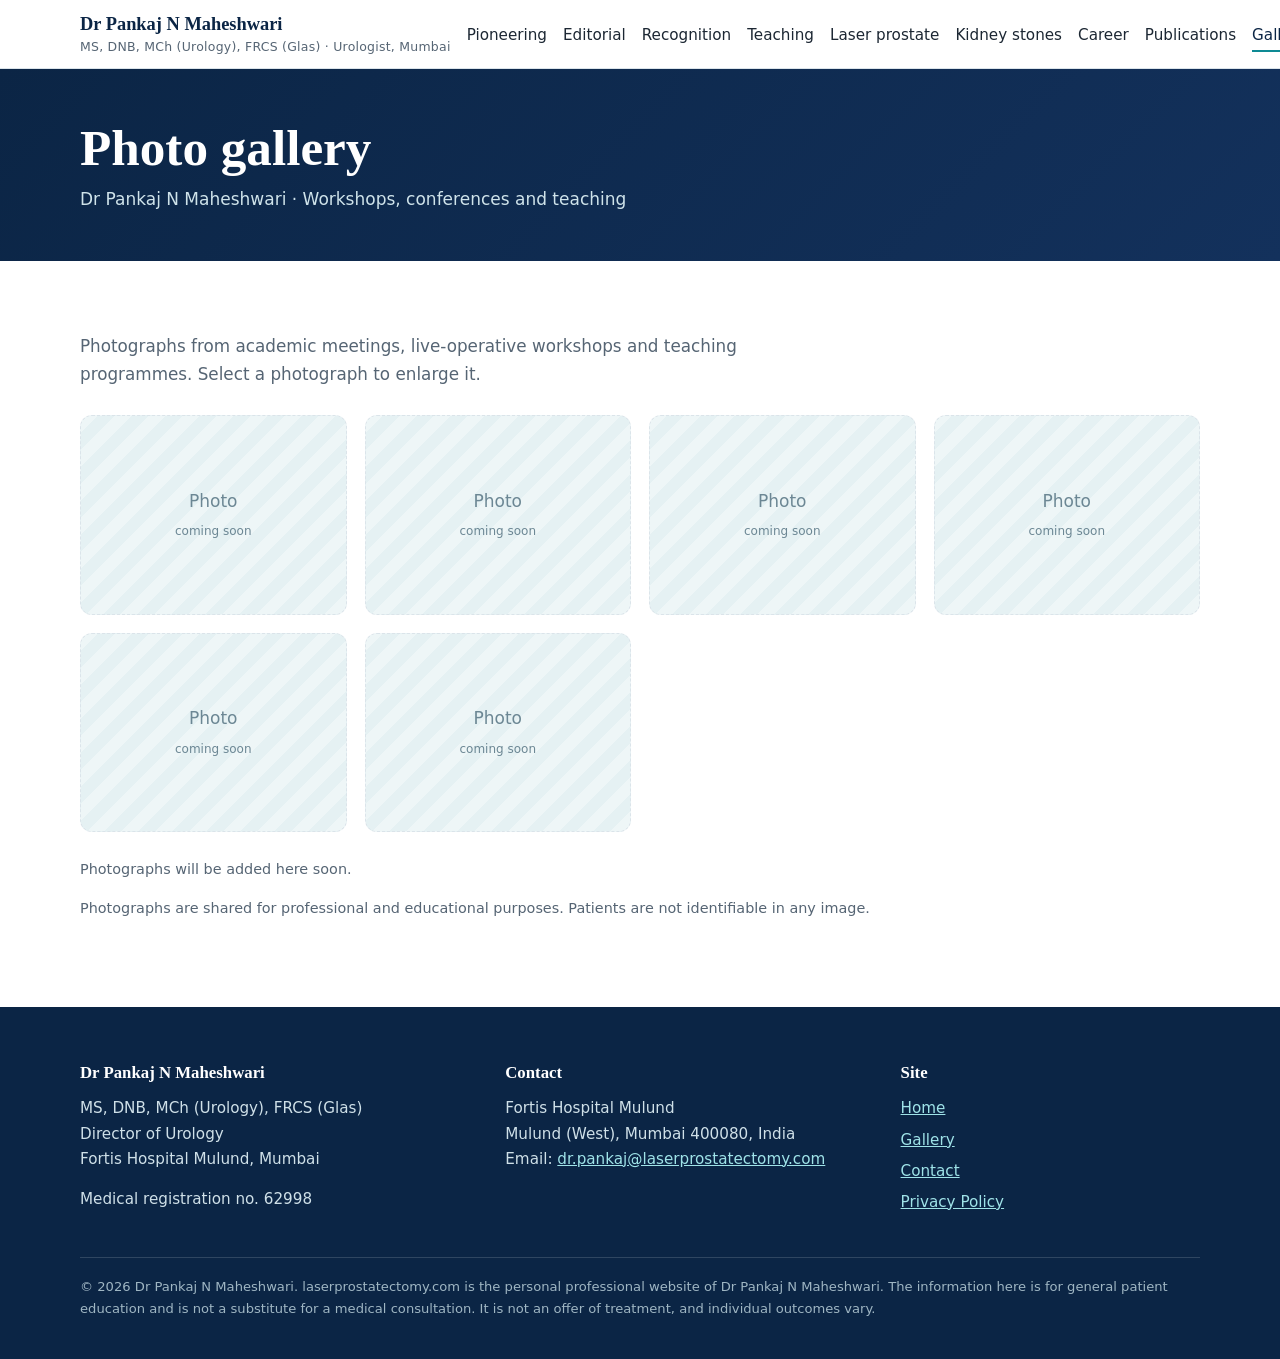
<file: gallery.html>
<!DOCTYPE html>
<html lang="en"><head><meta charset="utf-8"><meta name="viewport" content="width=device-width,initial-scale=1">
<title>Photo gallery | Dr Pankaj N Maheshwari, Urologist, Mumbai</title><meta name="description" content="Photographs from workshops, conferences and teaching programmes of Dr Pankaj N Maheshwari.">
<link rel="icon" href="assets/favicon.svg" type="image/svg+xml"><link rel="stylesheet" href="assets/style.css">
<meta property="og:type" content="website"><meta property="og:site_name" content="Dr Pankaj N Maheshwari"><meta property="og:title" content="Photo gallery | Dr Pankaj N Maheshwari, Urologist, Mumbai"><meta property="og:description" content="Photographs from workshops, conferences and teaching programmes of Dr Pankaj N Maheshwari."><meta property="og:url" content="https://laserprostatectomy.com/gallery.html"><meta property="og:image" content="https://laserprostatectomy.com/assets/img/og-pankaj.jpg"><meta property="og:image:width" content="1200"><meta property="og:image:height" content="630"><meta property="og:image:alt" content="Portrait of Dr Pankaj N Maheshwari, urologist"><meta name="twitter:card" content="summary_large_image"><link rel="canonical" href="https://laserprostatectomy.com/gallery.html"><script type="application/ld+json">{"@context": "https://schema.org", "@type": "Physician", "name": "Dr Pankaj N Maheshwari", "honorificPrefix": "Dr", "description": "Urologist; pioneer of HoLEP laser prostate surgery in India.", "medicalSpecialty": "Urologic", "url": "https://laserprostatectomy.com/", "image": "https://laserprostatectomy.com/assets/img/pankaj-800.jpg", "email": "dr.pankaj@laserprostatectomy.com", "worksFor": {"@type": "Hospital", "name": "Fortis Hospital Mulund", "address": {"@type": "PostalAddress", "streetAddress": "Mulund (West)", "addressLocality": "Mumbai", "postalCode": "400080", "addressCountry": "IN"}}}</script></head><body><a class="skip" href="#main">Skip to content</a>
<header class="site"><div class="wrap bar">
<a class="brand" href="index.html"><b>Dr Pankaj N Maheshwari</b><span>MS, DNB, MCh (Urology), FRCS (Glas) &middot; Urologist, Mumbai</span></a>
<button class="menu-btn" aria-expanded="false" aria-controls="nav">Menu</button>
<nav id="nav" aria-label="Main"><ul>
<li><a href="index.html#pioneering">Pioneering</a></li><li><a href="index.html#editorial">Editorial</a></li>
<li><a href="index.html#recognition">Recognition</a></li><li><a href="index.html#teaching">Teaching</a></li>
<li><a href="index.html#laser">Laser prostate</a></li><li><a href="index.html#stones">Kidney stones</a></li>
<li><a href="index.html#experience">Career</a></li><li><a href="index.html#publications">Publications</a></li><li><a href="gallery.html" aria-current="page">Gallery</a></li>
<li><a href="contact.html">Contact</a></li></ul></nav></div></header>
<main id="main">
<div class="page-head"><div class="wrap"><h1>Photo gallery</h1><p style="margin:.4em 0 0;color:#cfe3ea">Dr Pankaj N Maheshwari &middot; Workshops, conferences and teaching</p></div></div>
<section><div class="wrap">
<p class="intro">Photographs from academic meetings, live-operative workshops and teaching programmes. Select a photograph to enlarge it.</p>
<div id="gallery" class="gallery" aria-live="polite"></div>
<noscript><p>Please enable JavaScript to view the gallery.</p></noscript>
<p class="note">Photographs are shared for professional and educational purposes. Patients are not identifiable in any image.</p>
</div></section>
<dialog id="lightbox" class="lightbox" aria-label="Photograph viewer">
<button class="lb-close" aria-label="Close">&times;</button><button class="lb-prev" aria-label="Previous photograph">&#8249;</button><button class="lb-next" aria-label="Next photograph">&#8250;</button>
<figure><img id="lb-img" alt=""><figcaption id="lb-cap"></figcaption></figure></dialog>
<script src="assets/gallery.js" defer></script>
</main>
<footer class="site"><div class="wrap"><div class="cols">
<div><h4>Dr Pankaj N Maheshwari</h4><p>MS, DNB, MCh (Urology), FRCS (Glas)<br>Director of Urology<br>Fortis Hospital Mulund, Mumbai</p>
<p>Medical registration no. 62998</p></div>
<div><h4>Contact</h4><address>Fortis Hospital Mulund<br>Mulund (West), Mumbai 400080, India<br>
Email: <a href="mailto:dr.pankaj@laserprostatectomy.com">dr.pankaj@laserprostatectomy.com</a></address></div>
<div><h4>Site</h4><ul><li><a href="index.html">Home</a></li><li><a href="gallery.html">Gallery</a></li><li><a href="contact.html">Contact</a></li><li><a href="privacy.html">Privacy Policy</a></li></ul></div></div>
<p class="fine">&copy; 2026 Dr Pankaj N Maheshwari. laserprostatectomy.com is the personal professional website of Dr Pankaj N Maheshwari. The information here is for general patient education and is not a substitute for a medical consultation. It is not an offer of treatment, and individual outcomes vary.</p></div></footer>
<script src="assets/config.js"></script><script src="assets/site.js" defer></script></body></html>
</file>
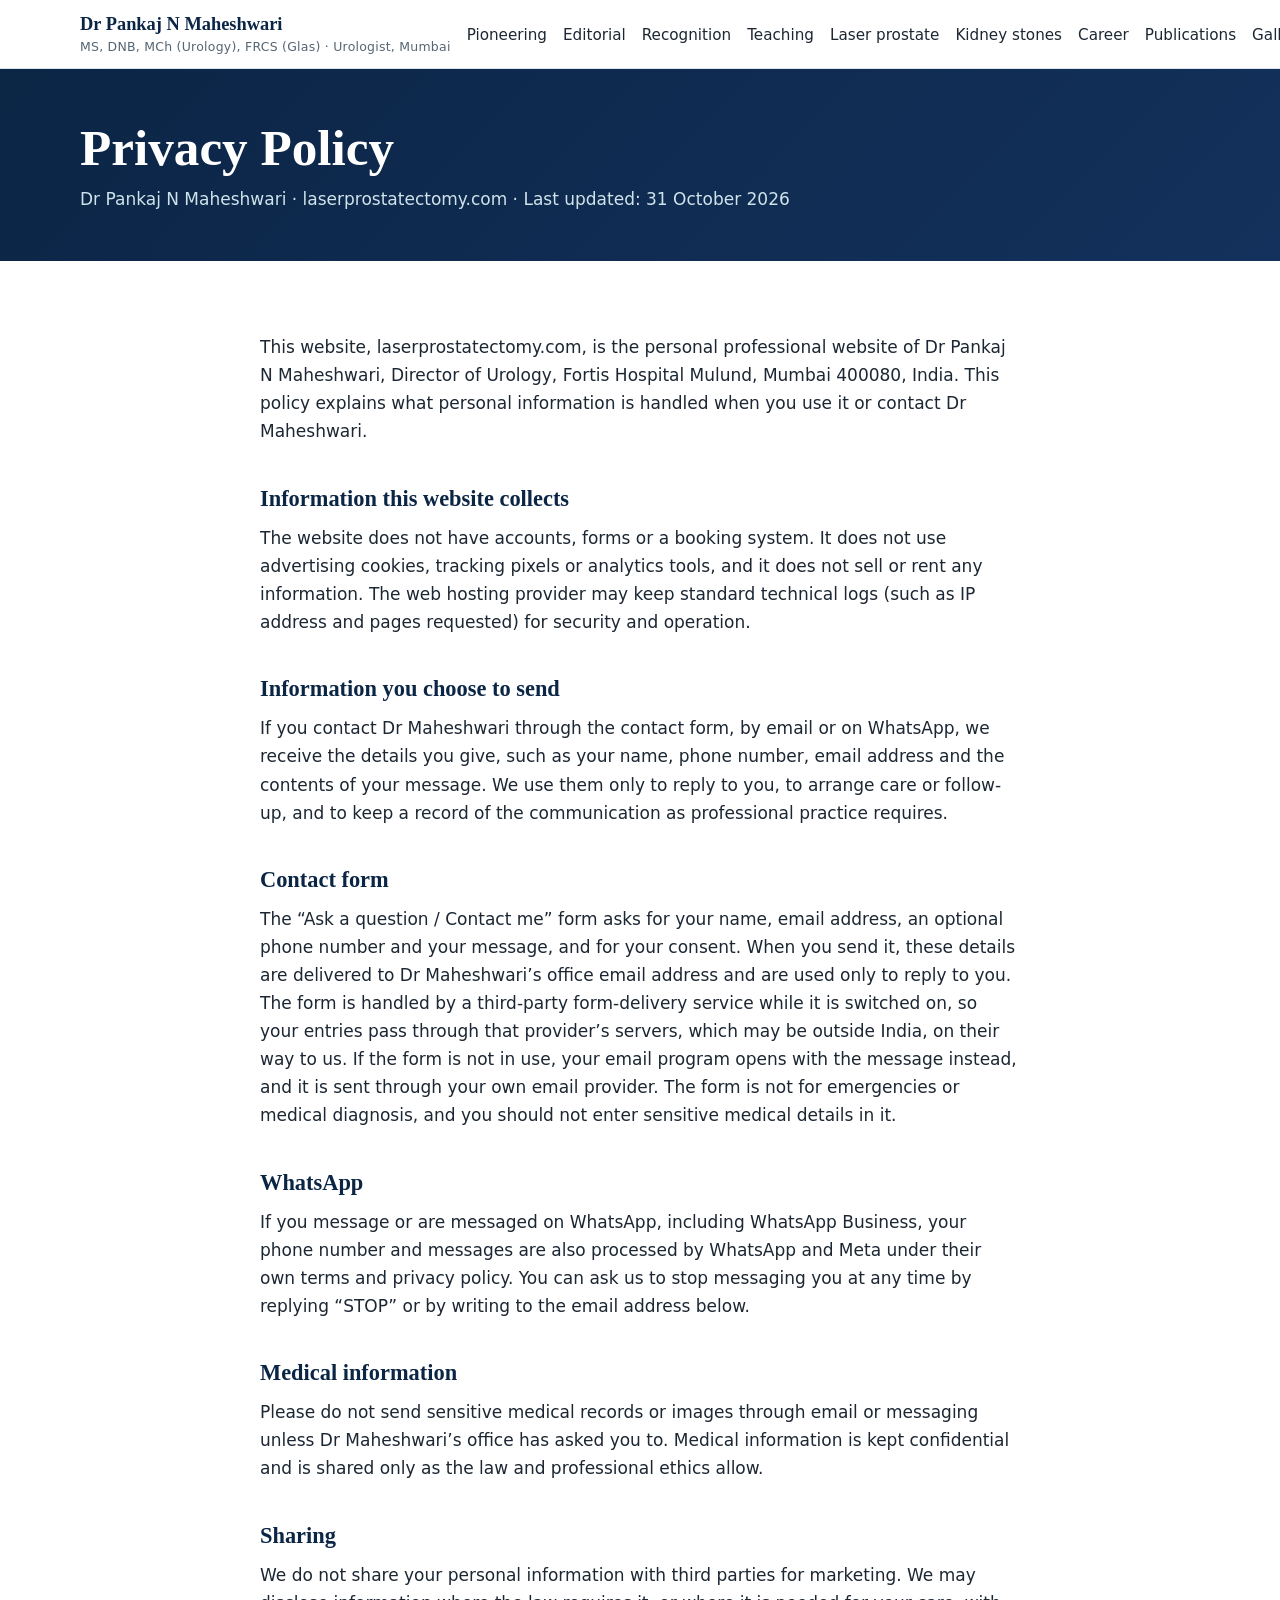
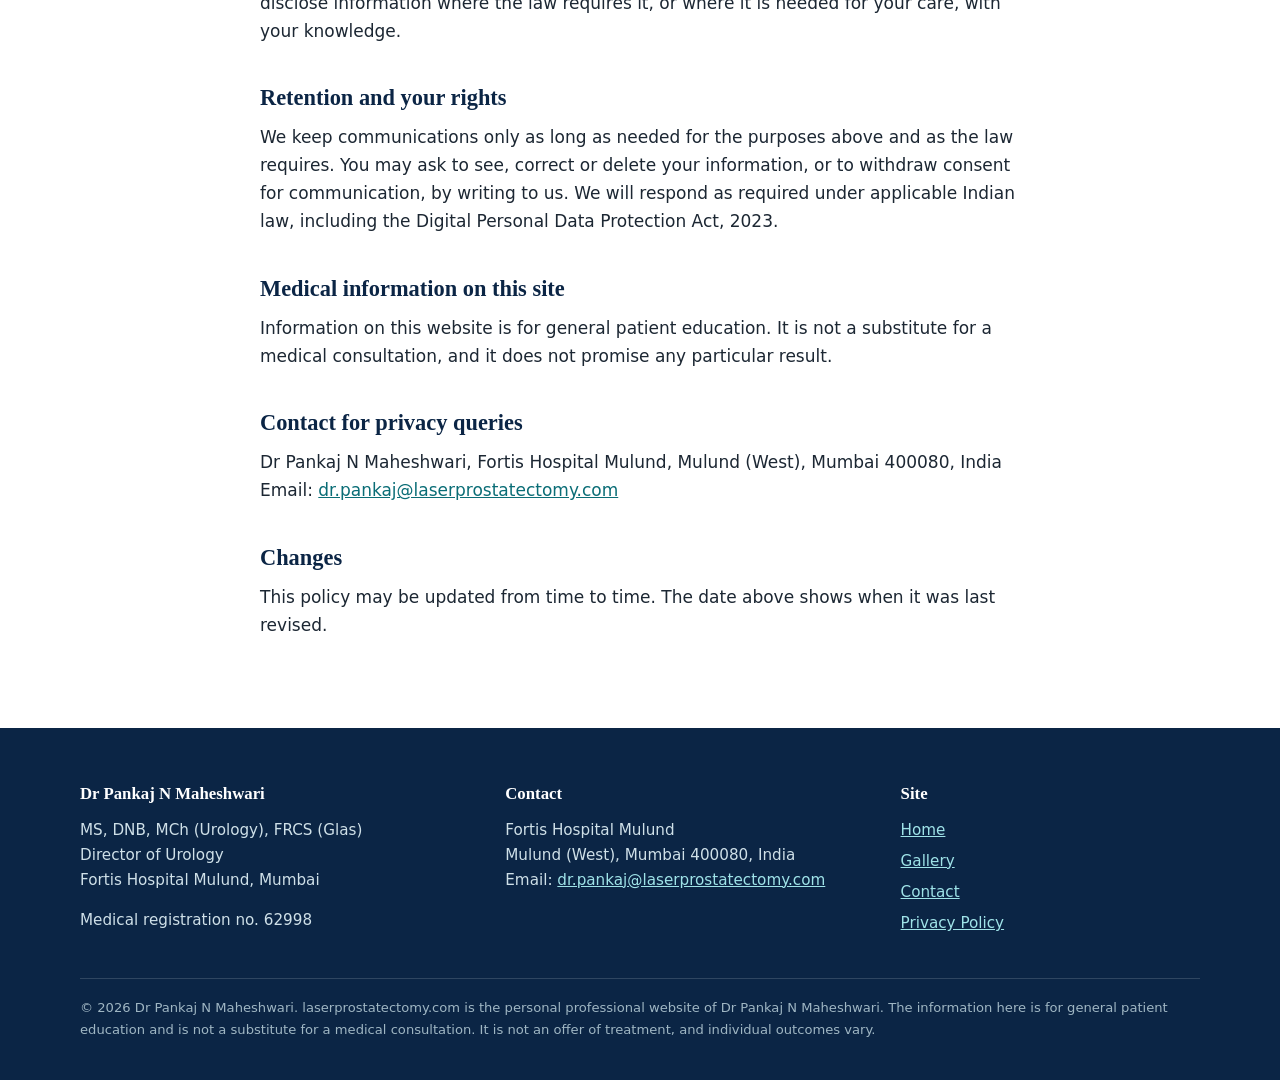
<file: privacy.html>
<!DOCTYPE html>
<html lang="en"><head><meta charset="utf-8"><meta name="viewport" content="width=device-width,initial-scale=1">
<title>Privacy Policy | Dr Pankaj N Maheshwari</title><meta name="description" content="Privacy policy of laserprostatectomy.com, the website of Dr Pankaj N Maheshwari, urologist, Mumbai.">
<link rel="icon" href="assets/favicon.svg" type="image/svg+xml"><link rel="stylesheet" href="assets/style.css">
<meta property="og:type" content="website"><meta property="og:site_name" content="Dr Pankaj N Maheshwari"><meta property="og:title" content="Privacy Policy | Dr Pankaj N Maheshwari"><meta property="og:description" content="Privacy policy of laserprostatectomy.com, the website of Dr Pankaj N Maheshwari, urologist, Mumbai."><meta property="og:url" content="https://laserprostatectomy.com/privacy.html"><meta property="og:image" content="https://laserprostatectomy.com/assets/img/og-pankaj.jpg"><meta property="og:image:width" content="1200"><meta property="og:image:height" content="630"><meta property="og:image:alt" content="Portrait of Dr Pankaj N Maheshwari, urologist"><meta name="twitter:card" content="summary_large_image"><link rel="canonical" href="https://laserprostatectomy.com/privacy.html"><script type="application/ld+json">{"@context": "https://schema.org", "@type": "Physician", "name": "Dr Pankaj N Maheshwari", "honorificPrefix": "Dr", "description": "Urologist; pioneer of HoLEP laser prostate surgery in India.", "medicalSpecialty": "Urologic", "url": "https://laserprostatectomy.com/", "image": "https://laserprostatectomy.com/assets/img/pankaj-800.jpg", "email": "dr.pankaj@laserprostatectomy.com", "worksFor": {"@type": "Hospital", "name": "Fortis Hospital Mulund", "address": {"@type": "PostalAddress", "streetAddress": "Mulund (West)", "addressLocality": "Mumbai", "postalCode": "400080", "addressCountry": "IN"}}}</script></head><body><a class="skip" href="#main">Skip to content</a>
<header class="site"><div class="wrap bar">
<a class="brand" href="index.html"><b>Dr Pankaj N Maheshwari</b><span>MS, DNB, MCh (Urology), FRCS (Glas) &middot; Urologist, Mumbai</span></a>
<button class="menu-btn" aria-expanded="false" aria-controls="nav">Menu</button>
<nav id="nav" aria-label="Main"><ul>
<li><a href="index.html#pioneering">Pioneering</a></li><li><a href="index.html#editorial">Editorial</a></li>
<li><a href="index.html#recognition">Recognition</a></li><li><a href="index.html#teaching">Teaching</a></li>
<li><a href="index.html#laser">Laser prostate</a></li><li><a href="index.html#stones">Kidney stones</a></li>
<li><a href="index.html#experience">Career</a></li><li><a href="index.html#publications">Publications</a></li><li><a href="gallery.html">Gallery</a></li>
<li><a href="contact.html">Contact</a></li></ul></nav></div></header>
<main id="main">
<div class="page-head"><div class="wrap"><h1>Privacy Policy</h1><p style="margin:.4em 0 0;color:#cfe3ea">Dr Pankaj N Maheshwari &middot; laserprostatectomy.com &middot; Last updated: 31 October 2026</p></div></div>
<section><div class="wrap prose">
<p>This website, laserprostatectomy.com, is the personal professional website of Dr Pankaj N Maheshwari, Director of Urology, Fortis Hospital Mulund, Mumbai 400080, India. This policy explains what personal information is handled when you use it or contact Dr Maheshwari.</p>
<h2>Information this website collects</h2>
<p>The website does not have accounts, forms or a booking system. It does not use advertising cookies, tracking pixels or analytics tools, and it does not sell or rent any information. The web hosting provider may keep standard technical logs (such as IP address and pages requested) for security and operation.</p>
<h2>Information you choose to send</h2>
<p>If you contact Dr Maheshwari through the contact form, by email or on WhatsApp, we receive the details you give, such as your name, phone number, email address and the contents of your message. We use them only to reply to you, to arrange care or follow-up, and to keep a record of the communication as professional practice requires.</p>
<h2>Contact form</h2>
<p>The &ldquo;Ask a question / Contact me&rdquo; form asks for your name, email address, an optional phone number and your message, and for your consent. When you send it, these details are delivered to Dr Maheshwari&rsquo;s office email address and are used only to reply to you. The form is handled by a third-party form-delivery service while it is switched on, so your entries pass through that provider&rsquo;s servers, which may be outside India, on their way to us. If the form is not in use, your email program opens with the message instead, and it is sent through your own email provider. The form is not for emergencies or medical diagnosis, and you should not enter sensitive medical details in it.</p>
<h2>WhatsApp</h2>
<p>If you message or are messaged on WhatsApp, including WhatsApp Business, your phone number and messages are also processed by WhatsApp and Meta under their own terms and privacy policy. You can ask us to stop messaging you at any time by replying &ldquo;STOP&rdquo; or by writing to the email address below.</p>
<h2>Medical information</h2>
<p>Please do not send sensitive medical records or images through email or messaging unless Dr Maheshwari&rsquo;s office has asked you to. Medical information is kept confidential and is shared only as the law and professional ethics allow.</p>
<h2>Sharing</h2>
<p>We do not share your personal information with third parties for marketing. We may disclose information where the law requires it, or where it is needed for your care, with your knowledge.</p>
<h2>Retention and your rights</h2>
<p>We keep communications only as long as needed for the purposes above and as the law requires. You may ask to see, correct or delete your information, or to withdraw consent for communication, by writing to us. We will respond as required under applicable Indian law, including the Digital Personal Data Protection Act, 2023.</p>
<h2>Medical information on this site</h2>
<p>Information on this website is for general patient education. It is not a substitute for a medical consultation, and it does not promise any particular result.</p>
<h2>Contact for privacy queries</h2>
<p>Dr Pankaj N Maheshwari, Fortis Hospital Mulund, Mulund (West), Mumbai 400080, India<br>Email: <a href="mailto:dr.pankaj@laserprostatectomy.com">dr.pankaj@laserprostatectomy.com</a></p>
<h2>Changes</h2><p>This policy may be updated from time to time. The date above shows when it was last revised.</p>
</div></section></main>
<footer class="site"><div class="wrap"><div class="cols">
<div><h4>Dr Pankaj N Maheshwari</h4><p>MS, DNB, MCh (Urology), FRCS (Glas)<br>Director of Urology<br>Fortis Hospital Mulund, Mumbai</p>
<p>Medical registration no. 62998</p></div>
<div><h4>Contact</h4><address>Fortis Hospital Mulund<br>Mulund (West), Mumbai 400080, India<br>
Email: <a href="mailto:dr.pankaj@laserprostatectomy.com">dr.pankaj@laserprostatectomy.com</a></address></div>
<div><h4>Site</h4><ul><li><a href="index.html">Home</a></li><li><a href="gallery.html">Gallery</a></li><li><a href="contact.html">Contact</a></li><li><a href="privacy.html">Privacy Policy</a></li></ul></div></div>
<p class="fine">&copy; 2026 Dr Pankaj N Maheshwari. laserprostatectomy.com is the personal professional website of Dr Pankaj N Maheshwari. The information here is for general patient education and is not a substitute for a medical consultation. It is not an offer of treatment, and individual outcomes vary.</p></div></footer>
<script src="assets/config.js"></script><script src="assets/site.js" defer></script></body></html>
</file>
<file: assets/style.css>
:root{--navy:#0b2545;--navy2:#13315c;--teal:#0e8a94;--teal-d:#0a6d76;--mint:#e7f4f5;--ink:#1c2733;--mute:#566574;--line:#dbe4ea;--bg:#f7fafb;--w:#fff;
--serif:Georgia,"Times New Roman",serif;--sans:system-ui,-apple-system,"Segoe UI",Roboto,"Helvetica Neue",Arial,sans-serif}
*{box-sizing:border-box}html{scroll-behavior:smooth;scroll-padding-top:76px}
body{margin:0;font-family:var(--sans);color:var(--ink);background:var(--w);line-height:1.65;font-size:17px;-webkit-text-size-adjust:100%}
img,svg{max-width:100%;display:block}a{color:var(--teal-d)}a:hover{color:var(--navy)}
.wrap{width:min(1120px,92%);margin-inline:auto}
h1,h2,h3{font-family:var(--serif);color:var(--navy);line-height:1.2;margin:0 0 .5em;font-weight:700}
h1{font-size:clamp(2rem,5vw,3.2rem)}h2{font-size:clamp(1.6rem,3.4vw,2.2rem)}h3{font-size:1.2rem}
p{margin:0 0 1em}ul{padding-left:1.2em;margin:0 0 1em}li{margin-bottom:.4em}
.skip{position:absolute;left:-999px}.skip:focus{left:8px;top:8px;background:#fff;padding:8px;z-index:100}
/* header */
header.site{position:sticky;top:0;z-index:50;background:rgba(255,255,255,.96);backdrop-filter:blur(8px);border-bottom:1px solid var(--line)}
.bar{display:flex;align-items:center;justify-content:space-between;min-height:68px;gap:16px}
.brand{text-decoration:none;color:var(--navy);line-height:1.2}
.brand b{display:block;font-family:var(--serif);font-size:1.15rem}.brand span{font-size:.78rem;color:var(--mute);letter-spacing:.02em}
nav ul{list-style:none;display:flex;gap:22px;margin:0;padding:0}nav li{margin:0}
nav a{text-decoration:none;color:var(--ink);font-size:.95rem;font-weight:500;padding:6px 0;border-bottom:2px solid transparent}
nav a:hover,nav a[aria-current=page]{border-color:var(--teal);color:var(--navy)}
.menu-btn{display:none;background:none;border:1px solid var(--line);border-radius:8px;padding:8px 12px;font:inherit;color:var(--navy);cursor:pointer}
/* hero */
.hero{background:linear-gradient(135deg,var(--navy) 0%,var(--navy2) 60%,#0e5a68 100%);color:#fff;padding:72px 0 80px}
.hero .grid{display:grid;grid-template-columns:1.35fr .9fr;gap:48px;align-items:center}
.hero h1{color:#fff;margin-bottom:.25em}
.eyebrow{display:inline-block;font-size:.8rem;letter-spacing:.14em;text-transform:uppercase;color:#8fdde3;margin-bottom:14px;font-weight:600}
.creds{font-size:1.02rem;color:#cfe3ea;margin-bottom:6px}
.lede{font-size:1.2rem;color:#e8f2f6;margin:18px 0 8px;max-width:36em}
.role{color:#cfe3ea;font-size:.98rem}
.btns{display:flex;flex-wrap:wrap;gap:12px;margin-top:28px}
.btn{display:inline-block;padding:12px 24px;border-radius:999px;font-weight:600;text-decoration:none;font-size:.98rem;border:2px solid transparent}
.btn.p{background:var(--teal);color:#fff}.btn.p:hover{background:#12a3ae;color:#fff}
.btn.o{border-color:#8fb3c4;color:#fff}.btn.o:hover{background:rgba(255,255,255,.1);color:#fff}
.photo{aspect-ratio:4/5;border-radius:18px;background:linear-gradient(160deg,#1b4a6e,#0f7f8a);border:1px solid rgba(255,255,255,.25);display:grid;place-items:center;text-align:center;padding:20px;position:relative;overflow:hidden;box-shadow:0 20px 50px rgba(0,0,0,.25)}
.photo img{position:absolute;inset:0;width:100%;height:100%;object-fit:cover}
.photo .mono{font-family:var(--serif);font-size:4.5rem;color:rgba(255,255,255,.9);letter-spacing:.05em}
.photo small{display:block;color:#cfe7ee;font-size:.82rem;margin-top:8px}
.photo.light{border-color:var(--line)}
/* stats */
.stats{background:var(--mint);border-bottom:1px solid var(--line)}
.stats ul{list-style:none;margin:0;padding:26px 0;display:grid;grid-template-columns:repeat(4,1fr);gap:20px}
.stats li{margin:0;text-align:center}.stats b{display:block;font-family:var(--serif);font-size:2rem;color:var(--navy)}
.stats span{font-size:.9rem;color:var(--mute)}
/* sections */
section{padding:72px 0}section.alt{background:var(--bg)}
.kicker{color:var(--teal-d);font-size:.8rem;letter-spacing:.14em;text-transform:uppercase;font-weight:700;margin-bottom:8px}
.two{display:grid;grid-template-columns:1fr 1fr;gap:48px}
.cards{display:grid;grid-template-columns:repeat(3,1fr);gap:22px;margin-top:28px}
.card{background:#fff;border:1px solid var(--line);border-radius:14px;padding:24px}
.card h3{margin-bottom:.4em}.card p:last-child,.card ul:last-child{margin-bottom:0}
.callout{border-left:4px solid var(--teal);background:var(--mint);padding:18px 22px;border-radius:0 12px 12px 0;margin:24px 0}
.callout p:last-child{margin:0}
.note{font-size:.9rem;color:var(--mute)}
.timeline{list-style:none;padding:0;margin:20px 0 0;border-left:2px solid var(--line)}
.timeline li{position:relative;padding:0 0 22px 26px;margin:0}
.timeline li::before{content:"";position:absolute;left:-7px;top:7px;width:12px;height:12px;border-radius:50%;background:var(--teal);border:2px solid #fff;box-shadow:0 0 0 1px var(--teal)}
.timeline .when{font-size:.85rem;color:var(--teal-d);font-weight:700;letter-spacing:.03em}
.timeline b{display:block;color:var(--navy)}
.pubs{columns:2;column-gap:40px;padding-left:1.1em}.pubs li{break-inside:avoid;font-size:.95rem}
.tags{display:flex;flex-wrap:wrap;gap:8px;list-style:none;padding:0;margin:0 0 1em}
.tags li{margin:0;background:#fff;border:1px solid var(--line);border-radius:999px;padding:5px 14px;font-size:.9rem}
dl.contact{display:grid;grid-template-columns:130px 1fr;gap:12px 18px;margin:0}
dl.contact dt{font-weight:700;color:var(--navy)}dl.contact dd{margin:0}
.todo{background:#fff6d6;border:1px dashed #c9a400;padding:1px 6px;border-radius:4px;font-size:.92em;color:#6b5600}
details.more{margin-top:10px}details.more summary{cursor:pointer;color:var(--teal-d);font-weight:600}
/* footer */
footer.site{background:var(--navy);color:#cfe0e8;padding:52px 0 26px;font-size:.95rem}
footer.site h4{color:#fff;font-family:var(--serif);font-size:1.05rem;margin:0 0 10px}
footer.site a{color:#9fe3e8}footer.site .cols{display:grid;grid-template-columns:1.3fr 1.2fr 1fr;gap:36px}
footer.site address{font-style:normal}footer.site ul{list-style:none;padding:0;margin:0}
.fine{border-top:1px solid rgba(255,255,255,.15);margin-top:30px;padding-top:18px;font-size:.82rem;color:#9fb6c3}
.page-head{background:linear-gradient(135deg,var(--navy),var(--navy2));color:#fff;padding:48px 0}.page-head h1{color:#fff;margin:0}
.prose{max-width:760px}.prose h2{font-size:1.4rem;margin-top:1.8em}
@media(max-width:900px){
.hero .grid,.two,.cards,footer.site .cols{grid-template-columns:1fr}
.hero{padding:44px 0 52px}.photo{max-width:300px;aspect-ratio:1}
.stats ul{grid-template-columns:repeat(2,1fr)}.pubs{columns:1}section{padding:52px 0}
.menu-btn{display:block}
nav{display:none;position:absolute;left:0;right:0;top:100%;background:#fff;border-bottom:1px solid var(--line);padding:8px 4%}
nav.open{display:block}nav ul{flex-direction:column;gap:0}nav a{display:block;padding:12px 0;border-bottom:1px solid var(--line)}
dl.contact{grid-template-columns:1fr;gap:2px}dl.contact dd{margin-bottom:12px}}
@media print{header.site,.menu-btn{display:none}}
.intro{max-width:46em;color:var(--mute);font-size:1.05rem}
.cards.four{grid-template-columns:repeat(4,1fr);gap:18px}
.card.pi{border-top:3px solid var(--teal);position:relative}
.card.pi h3{font-size:1.08rem}.card.pi p{font-size:.94rem}
.yr{display:inline-block;background:var(--navy);color:#fff;font-weight:700;font-size:.82rem;letter-spacing:.04em;padding:3px 12px;border-radius:999px;margin-bottom:12px}
@media(max-width:1180px){nav ul{gap:14px}nav a{font-size:.88rem}}
@media(max-width:1080px){.cards.four{grid-template-columns:repeat(2,1fr)}
.menu-btn{display:block}nav{display:none;position:absolute;left:0;right:0;top:100%;background:#fff;border-bottom:1px solid var(--line);padding:8px 4%}
nav.open{display:block}nav ul{flex-direction:column;gap:0}nav a{display:block;padding:12px 0;border-bottom:1px solid var(--line);font-size:.95rem}}
@media(max-width:620px){.cards.four{grid-template-columns:1fr}}
nav a,.brand span{white-space:nowrap}nav ul{gap:16px}
@media(max-width:1240px) and (min-width:1081px){nav a{font-size:.85rem}nav ul{gap:12px}.brand span{font-size:.7rem}}
.formcard{padding:26px}.askform h3{font-size:1.35rem}
.field{margin-bottom:14px}.field label,.check{font-size:.95rem;font-weight:600;color:var(--navy)}
.field label small{font-weight:400;color:var(--mute)}
.field input,.field textarea{display:block;width:100%;margin-top:5px;padding:11px 13px;border:1px solid #b9c7d1;border-radius:9px;font:inherit;background:#fff;color:var(--ink)}
.field input:focus,.field textarea:focus{outline:2px solid var(--teal);outline-offset:1px;border-color:var(--teal)}
.hp{position:absolute;left:-9999px;height:0;overflow:hidden}
.check{display:flex;gap:10px;align-items:flex-start;font-weight:400;color:var(--ink);margin:6px 0 14px}.check input{margin-top:5px;width:18px;height:18px;flex:none}
.warn{background:#fff6e5;border:1px solid #f0d49b;border-radius:10px;padding:12px 14px;font-size:.9rem;margin-bottom:16px}
button.btn{cursor:pointer;font:inherit;font-weight:600}button.btn:disabled{opacity:.6}
.status{margin:12px 0 0;font-size:.95rem}.status.ok{color:#0a6d3a}.status.err{color:#a1260f}
.gallery{display:grid;grid-template-columns:repeat(auto-fill,minmax(250px,1fr));gap:18px;margin:26px 0}
.ph{position:relative;aspect-ratio:4/3;border:1px solid var(--line);border-radius:12px;overflow:hidden;padding:0;background:var(--mint);cursor:zoom-in;display:block;width:100%}
.ph img{width:100%;height:100%;object-fit:cover;transition:transform .3s}.ph:hover img{transform:scale(1.04)}
.ph .cap{position:absolute;left:0;right:0;bottom:0;padding:26px 12px 10px;color:#fff;font-size:.85rem;text-align:left;background:linear-gradient(transparent,rgba(11,37,69,.85))}
.ph.empty{cursor:default;display:grid;place-items:center;text-align:center;color:#6c8794;border-style:dashed;background:repeating-linear-gradient(135deg,#eef6f7,#eef6f7 12px,#e5f1f3 12px,#e5f1f3 24px)}
.ph.empty small{font-size:.75rem}
.lightbox{border:0;padding:0;background:rgba(5,15,30,.94);color:#fff;max-width:100vw;max-height:100vh;width:100vw;height:100vh}
.lightbox::backdrop{background:rgba(5,15,30,.94)}
.lightbox figure{margin:0;height:100%;display:flex;flex-direction:column;align-items:center;justify-content:center;padding:56px 64px 24px}
.lightbox img{max-width:100%;max-height:calc(100vh - 150px);object-fit:contain;border-radius:6px}
.lightbox figcaption{margin-top:14px;font-size:.98rem;text-align:center;max-width:46em}
.lightbox button{position:absolute;background:rgba(255,255,255,.12);color:#fff;border:0;width:46px;height:46px;border-radius:50%;font-size:1.8rem;cursor:pointer;line-height:1}
.lightbox button:hover{background:rgba(255,255,255,.25)}
.lb-close{top:14px;right:14px}.lb-prev{left:12px;top:50%}.lb-next{right:12px;top:50%}
@media(max-width:600px){.lightbox figure{padding:60px 8px 20px}.lb-prev,.lb-next{top:auto;bottom:14px}}
.two>*,.cards>*{min-width:0}
@media(max-width:1080px){.brand span{white-space:normal;display:block}.brand{min-width:0}.bar{gap:10px}}
.photo.has-img{background:#fff;padding:0;border:4px solid rgba(255,255,255,.9);aspect-ratio:1/1;max-width:440px;justify-self:end;width:100%}
.photo.has-img img{position:absolute;inset:0;width:100%;height:100%;object-fit:cover;object-position:50% 12%}
@media(max-width:900px){.photo.has-img{justify-self:start;max-width:300px}}
</file>
